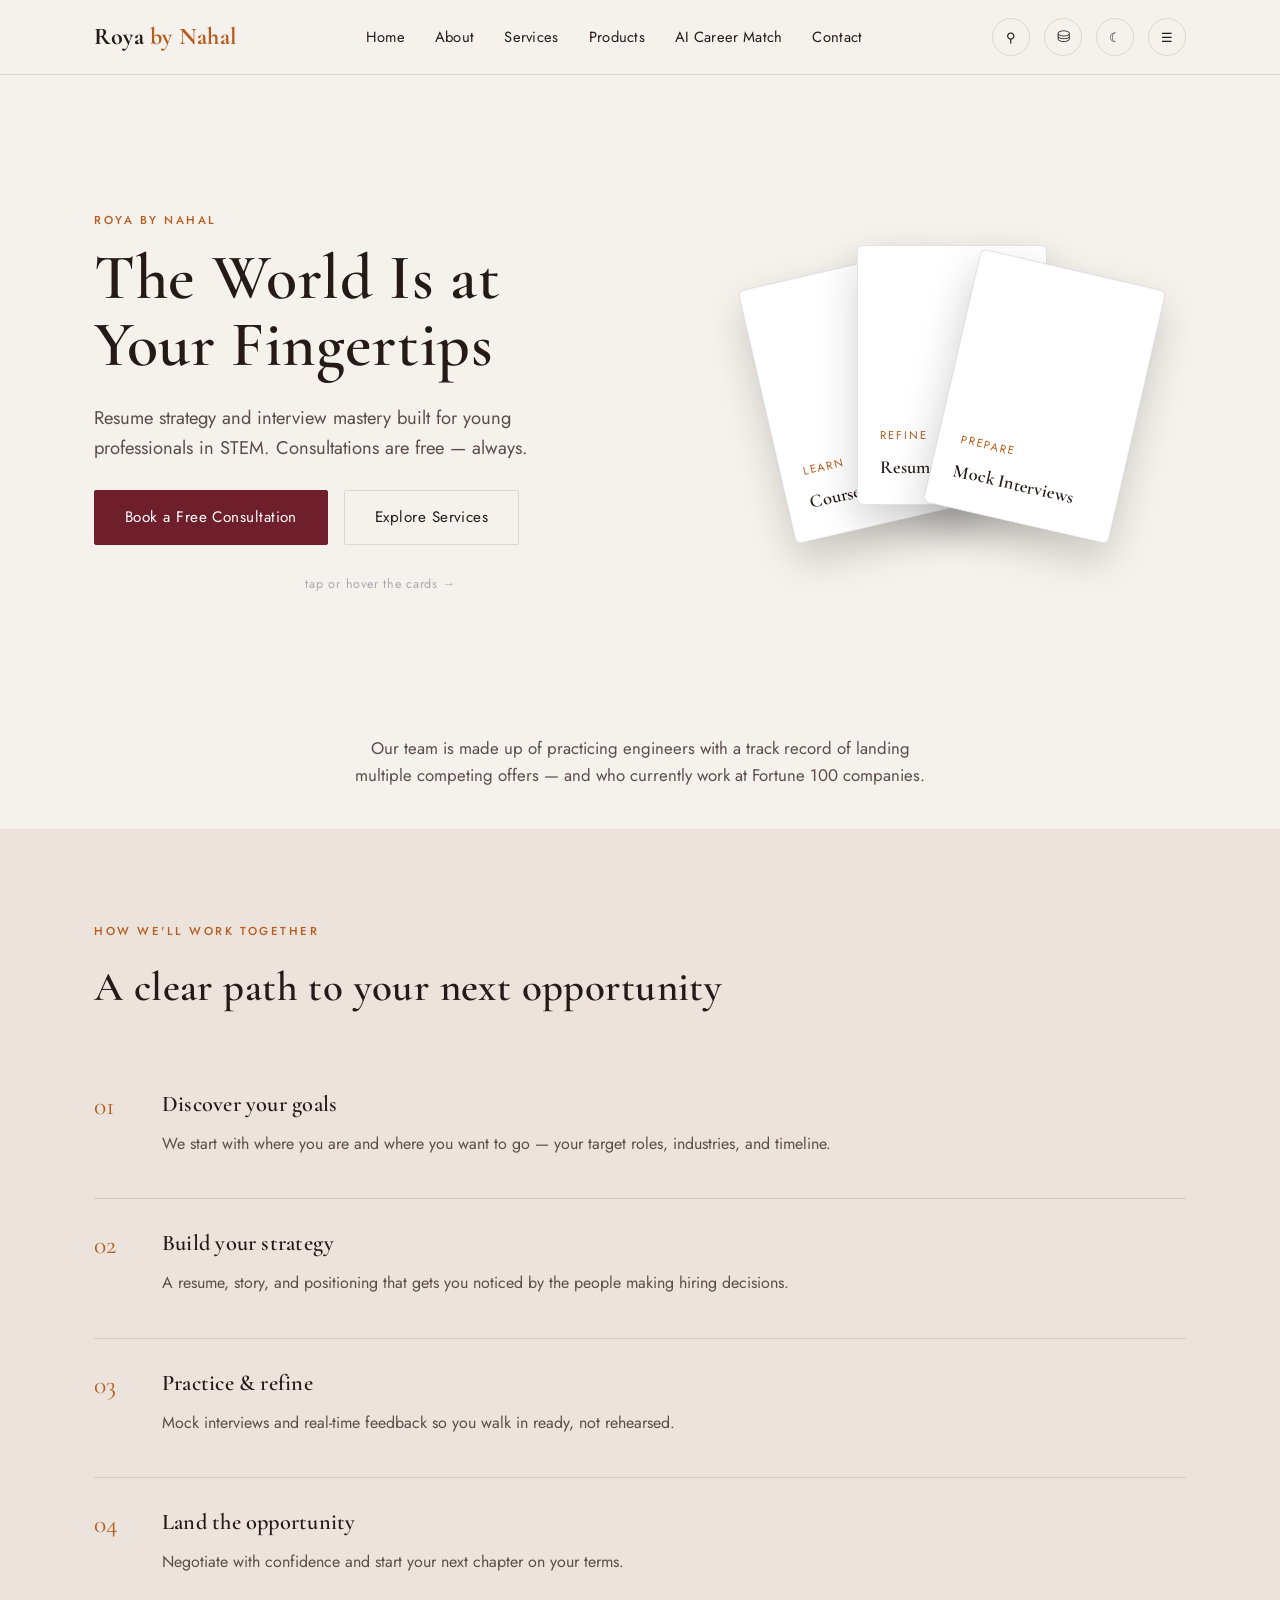
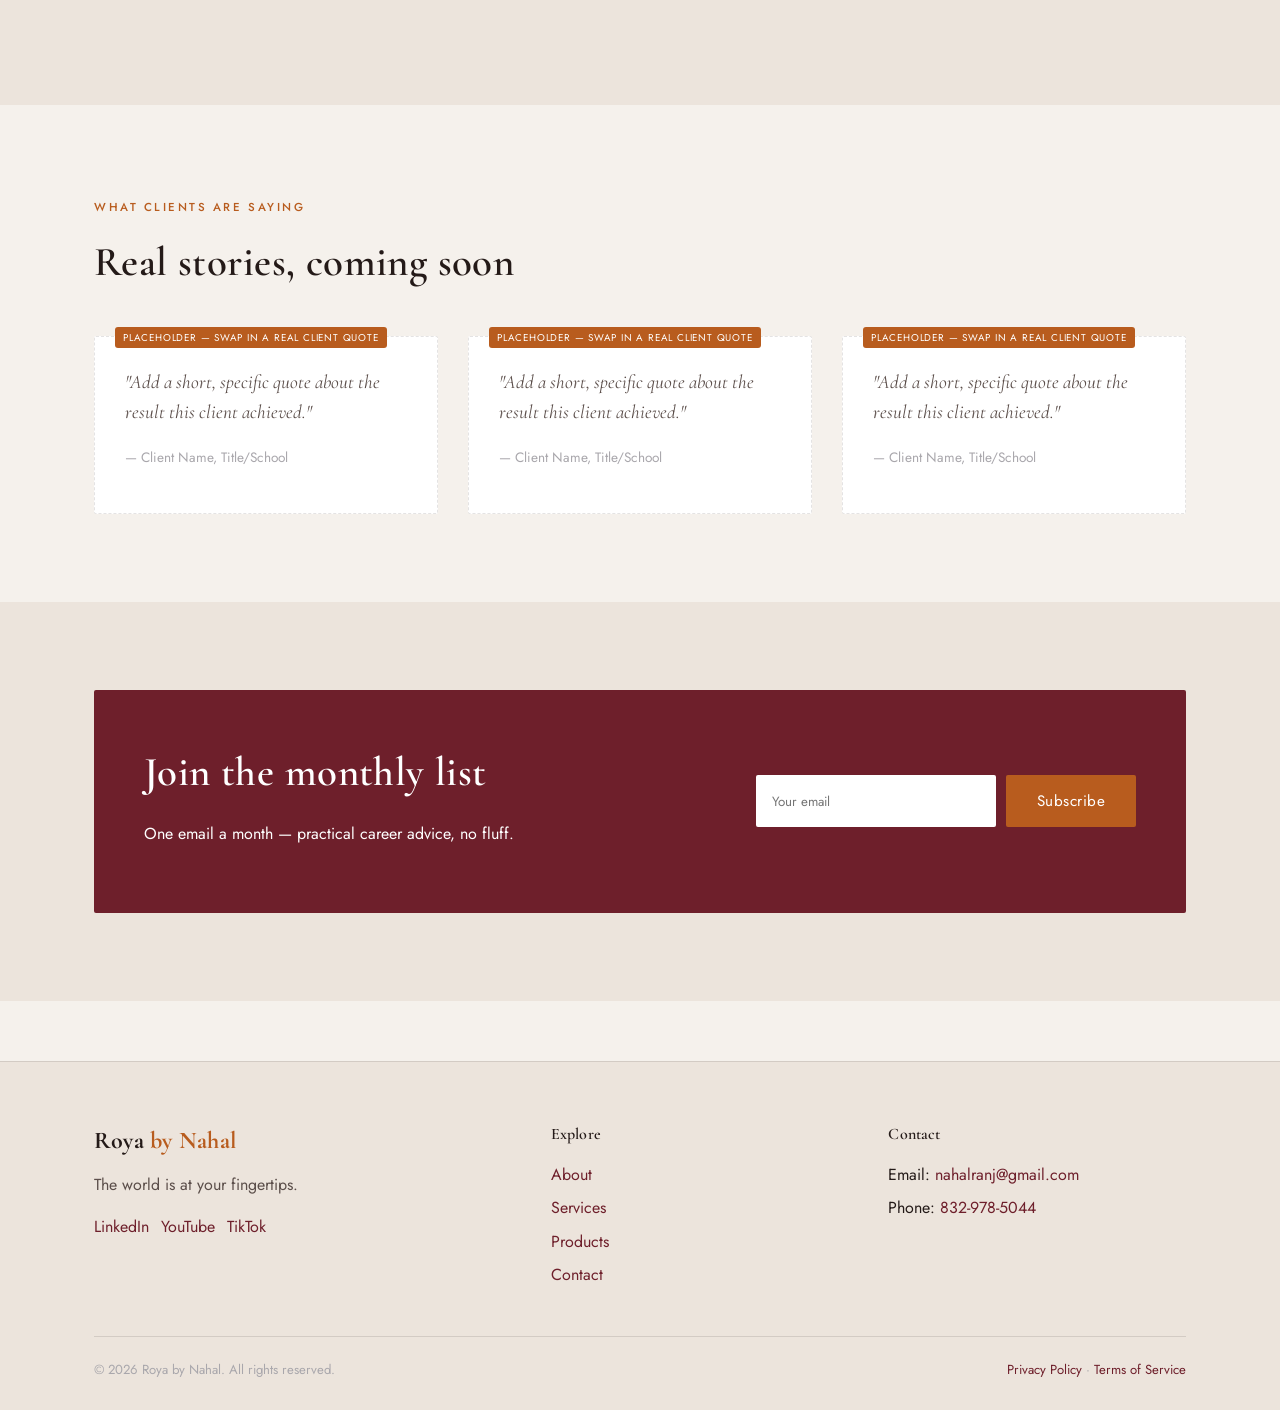
<file: index.html>
<!DOCTYPE html>
<html lang="en">
<head>
<meta charset="UTF-8">
<meta name="viewport" content="width=device-width, initial-scale=1.0">
<title>Roya by Nahal | Career Coaching, Resume Review &amp; Interview Prep</title>
<meta name="description" content="Roya by Nahal helps college students and professionals land their next opportunity through coaching, resume review, and mock interviews.">
<meta name="keywords" content="career coaching, resume review, interview preparation, career growth, mock interview, career coach for students">
<link rel="stylesheet" href="css/style.css">
</head>
<body>

<header class="site-header">
  <div class="nav-wrap">
    <a href="index.html" class="brand">Roya <span>by Nahal</span></a>
    <nav class="main-nav">
      <ul>
        <li><a href="index.html">Home</a></li>
        <li><a href="about.html">About</a></li>
        <li><a href="services.html">Services</a></li>
        <li><a href="products.html">Products</a></li>
        <li><a href="https://royabynahal.base44.app" target="_blank" rel="noopener">AI Career Match</a></li>
        <li><a href="contact.html">Contact</a></li>
      </ul>
    </nav>
    <div class="nav-tools">
      <div class="search-box" id="search-box">
        <form id="search-form"><input type="text" placeholder="Search the site…" aria-label="Search"></form>
      </div>
      <button class="icon-btn" id="search-toggle" aria-label="Toggle search">⚲</button>
      <a class="icon-btn" href="login.html" aria-label="Client login">⛁</a>
      <button class="icon-btn" id="theme-toggle" aria-label="Toggle dark mode">☾</button>
      <button class="icon-btn" id="menu-toggle" aria-label="Toggle menu">☰</button>
    </div>
  </div>
  <div class="mobile-nav" id="mobile-nav">
    <a href="index.html">Home</a>
    <a href="about.html">About</a>
    <a href="services.html">Services</a>
    <a href="products.html">Products</a>
    <a href="https://royabynahal.base44.app" target="_blank" rel="noopener">AI Career Match</a>
    <a href="contact.html">Contact</a>
  </div>
</header>

<section class="hero">
  <div class="container">
    <div class="hero-copy">
      <span class="eyebrow">Roya by Nahal</span>
      <h1>The World Is at<br>Your Fingertips</h1>
      <p class="lede">Resume strategy and interview mastery built for young professionals in STEM. Consultations are free — always.</p>
      <div class="btn-row">
        <a href="contact.html#booking" class="btn btn-primary">Book a Free Consultation</a>
        <a href="services.html" class="btn btn-outline">Explore Services</a>
      </div>
    </div>
    <div class="card-fan" data-n="3">
      <div class="fan-card"><div class="fan-index">Learn</div><div class="fan-label">Courses</div></div>
      <div class="fan-card"><div class="fan-index">Refine</div><div class="fan-label">Resume Review</div></div>
      <div class="fan-card"><div class="fan-index">Prepare</div><div class="fan-label">Mock Interviews</div></div>
    </div>
  </div>
  <p class="fan-hint container">tap or hover the cards →</p>
</section>

<section class="text-center" style="padding:40px 0;">
  <div class="container">
    <p style="max-width:60ch;margin:0 auto;font-size:1.05rem;">Our team is made up of practicing engineers with a track record of landing multiple competing offers — and who currently work at Fortune 100 companies.</p>
  </div>
</section>

<section class="section-alt">
  <div class="container">
    <span class="eyebrow">How We'll Work Together</span>
    <h2>A clear path to your next opportunity</h2>
    <div class="steps" style="margin-top:40px;">
      <div class="step">
        <div class="step-num">01</div>
        <div><h3>Discover your goals</h3><p>We start with where you are and where you want to go — your target roles, industries, and timeline.</p></div>
      </div>
      <div class="step">
        <div class="step-num">02</div>
        <div><h3>Build your strategy</h3><p>A resume, story, and positioning that gets you noticed by the people making hiring decisions.</p></div>
      </div>
      <div class="step">
        <div class="step-num">03</div>
        <div><h3>Practice &amp; refine</h3><p>Mock interviews and real-time feedback so you walk in ready, not rehearsed.</p></div>
      </div>
      <div class="step">
        <div class="step-num">04</div>
        <div><h3>Land the opportunity</h3><p>Negotiate with confidence and start your next chapter on your terms.</p></div>
      </div>
    </div>
  </div>
</section>

<section>
  <div class="container">
    <span class="eyebrow">What Clients Are Saying</span>
    <h2>Real stories, coming soon</h2>
    <div class="grid grid-3" style="margin-top:40px;">
      <div class="testimonial">
        <p class="quote">"Add a short, specific quote about the result this client achieved."</p>
        <p class="who">— Client Name, Title/School</p>
      </div>
      <div class="testimonial">
        <p class="quote">"Add a short, specific quote about the result this client achieved."</p>
        <p class="who">— Client Name, Title/School</p>
      </div>
      <div class="testimonial">
        <p class="quote">"Add a short, specific quote about the result this client achieved."</p>
        <p class="who">— Client Name, Title/School</p>
      </div>
    </div>
  </div>
</section>

<section class="section-alt">
  <div class="container">
    <div class="newsletter-box">
      <div>
        <h2>Join the monthly list</h2>
        <p>One email a month — practical career advice, no fluff.</p>
      </div>
      <form class="newsletter-form" action="https://formsubmit.co/nahalranj@gmail.com" method="POST">
        <input type="email" name="email" placeholder="Your email" required>
        <button type="submit" class="btn btn-accent">Subscribe</button>
      </form>
    </div>
  </div>
</section>

<footer class="site-footer">
  <div class="container">
    <div class="footer-grid">
      <div>
        <div class="brand" style="margin-bottom:12px;">Roya <span>by Nahal</span></div>
        <p>The world is at your fingertips.</p>
        <div class="social-links">
          <a href="https://www.linkedin.com/in/nahal-ranjbar/" target="_blank" rel="noopener" aria-label="LinkedIn">LinkedIn</a>
          <a href="https://www.youtube.com/@YOUR-CHANNEL" target="_blank" rel="noopener" aria-label="YouTube">YouTube</a>
          <a href="https://www.tiktok.com/@YOUR-HANDLE" target="_blank" rel="noopener" aria-label="TikTok">TikTok</a>
        </div>
      </div>
      <div>
        <h4>Explore</h4>
        <ul>
          <li><a href="about.html">About</a></li>
          <li><a href="services.html">Services</a></li>
          <li><a href="products.html">Products</a></li>
          <li><a href="contact.html">Contact</a></li>
        </ul>
      </div>
      <div>
        <h4>Contact</h4>
        <ul>
          <li>Email: <a href="mailto:nahalranj@gmail.com">nahalranj@gmail.com</a></li>
          <li>Phone: <a href="tel:8329785044">832-978-5044</a></li>
        </ul>
      </div>
    </div>
    <div class="footer-bottom">
      <span>© 2026 Roya by Nahal. All rights reserved.</span>
      <span><a href="privacy.html">Privacy Policy</a> · <a href="terms.html">Terms of Service</a></span>
    </div>
  </div>
</footer>

<script src="js/script.js"></script>
</body>
</html>
</file>
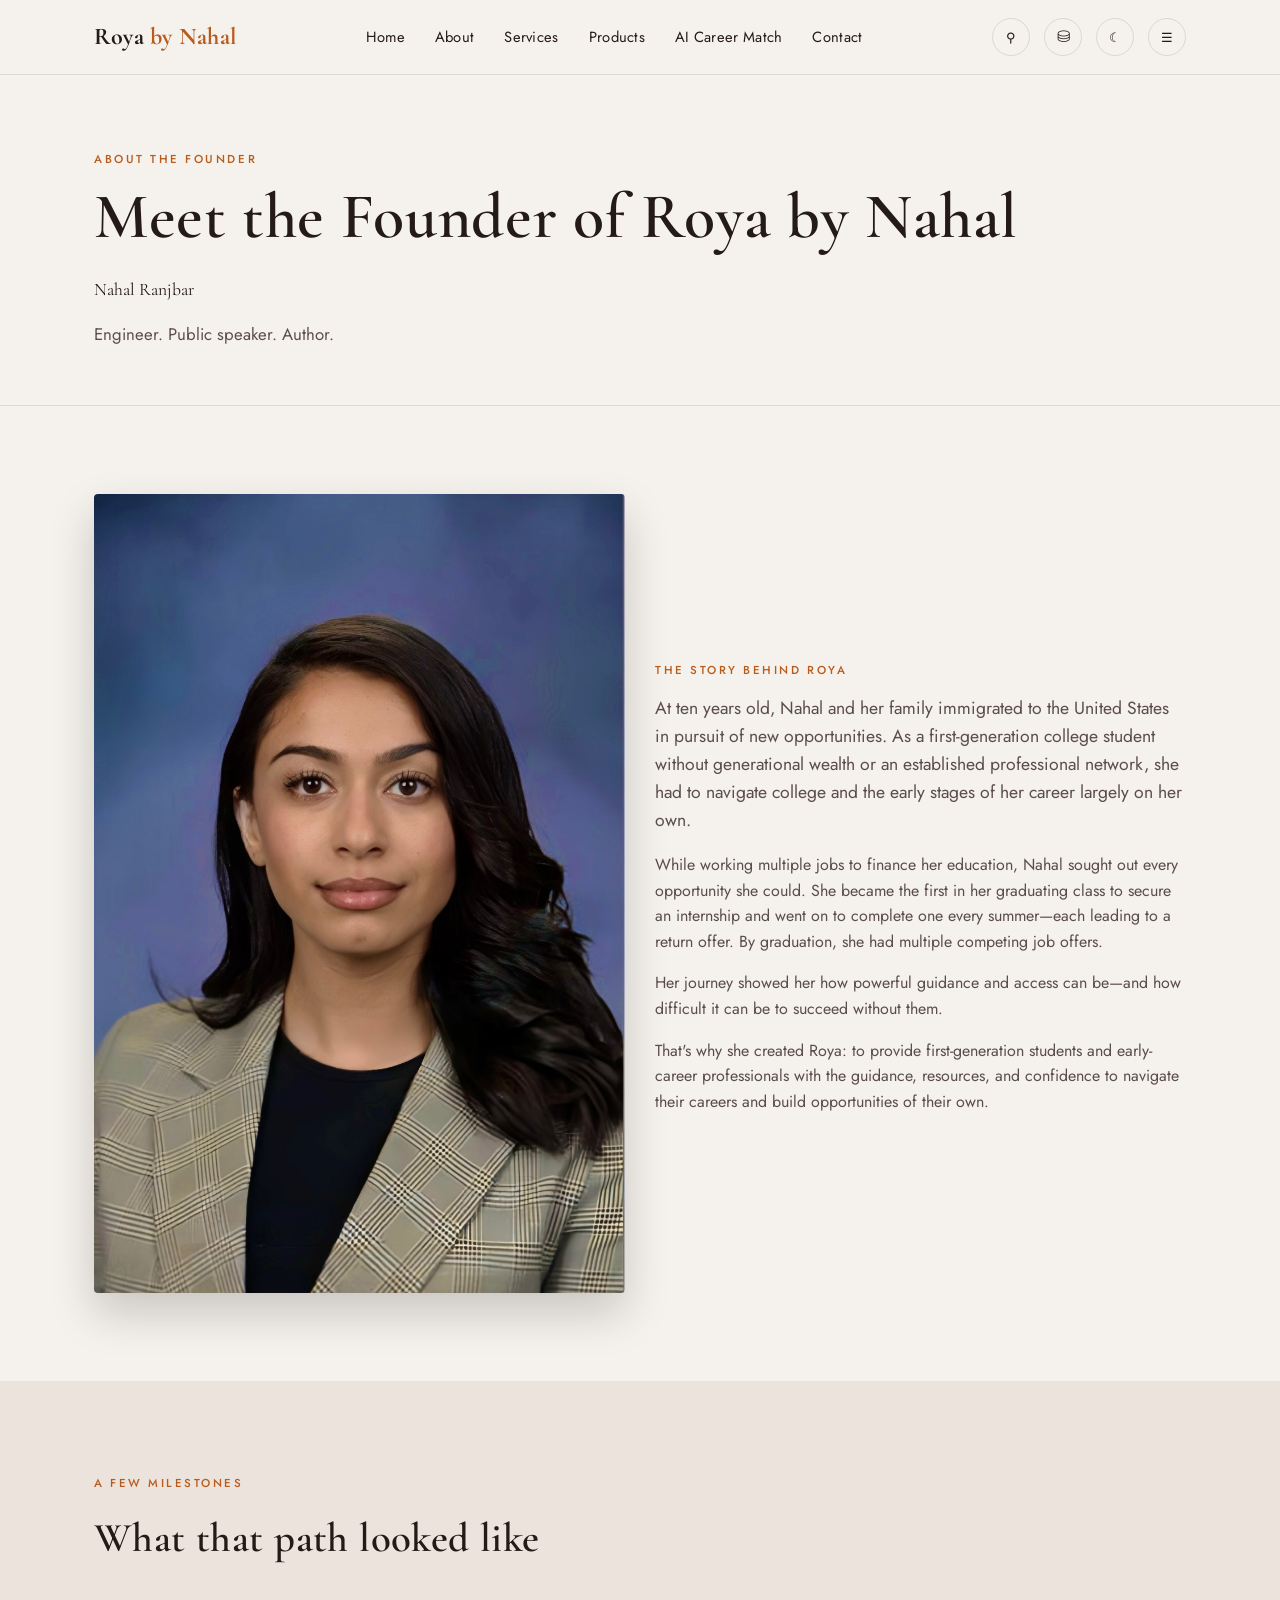
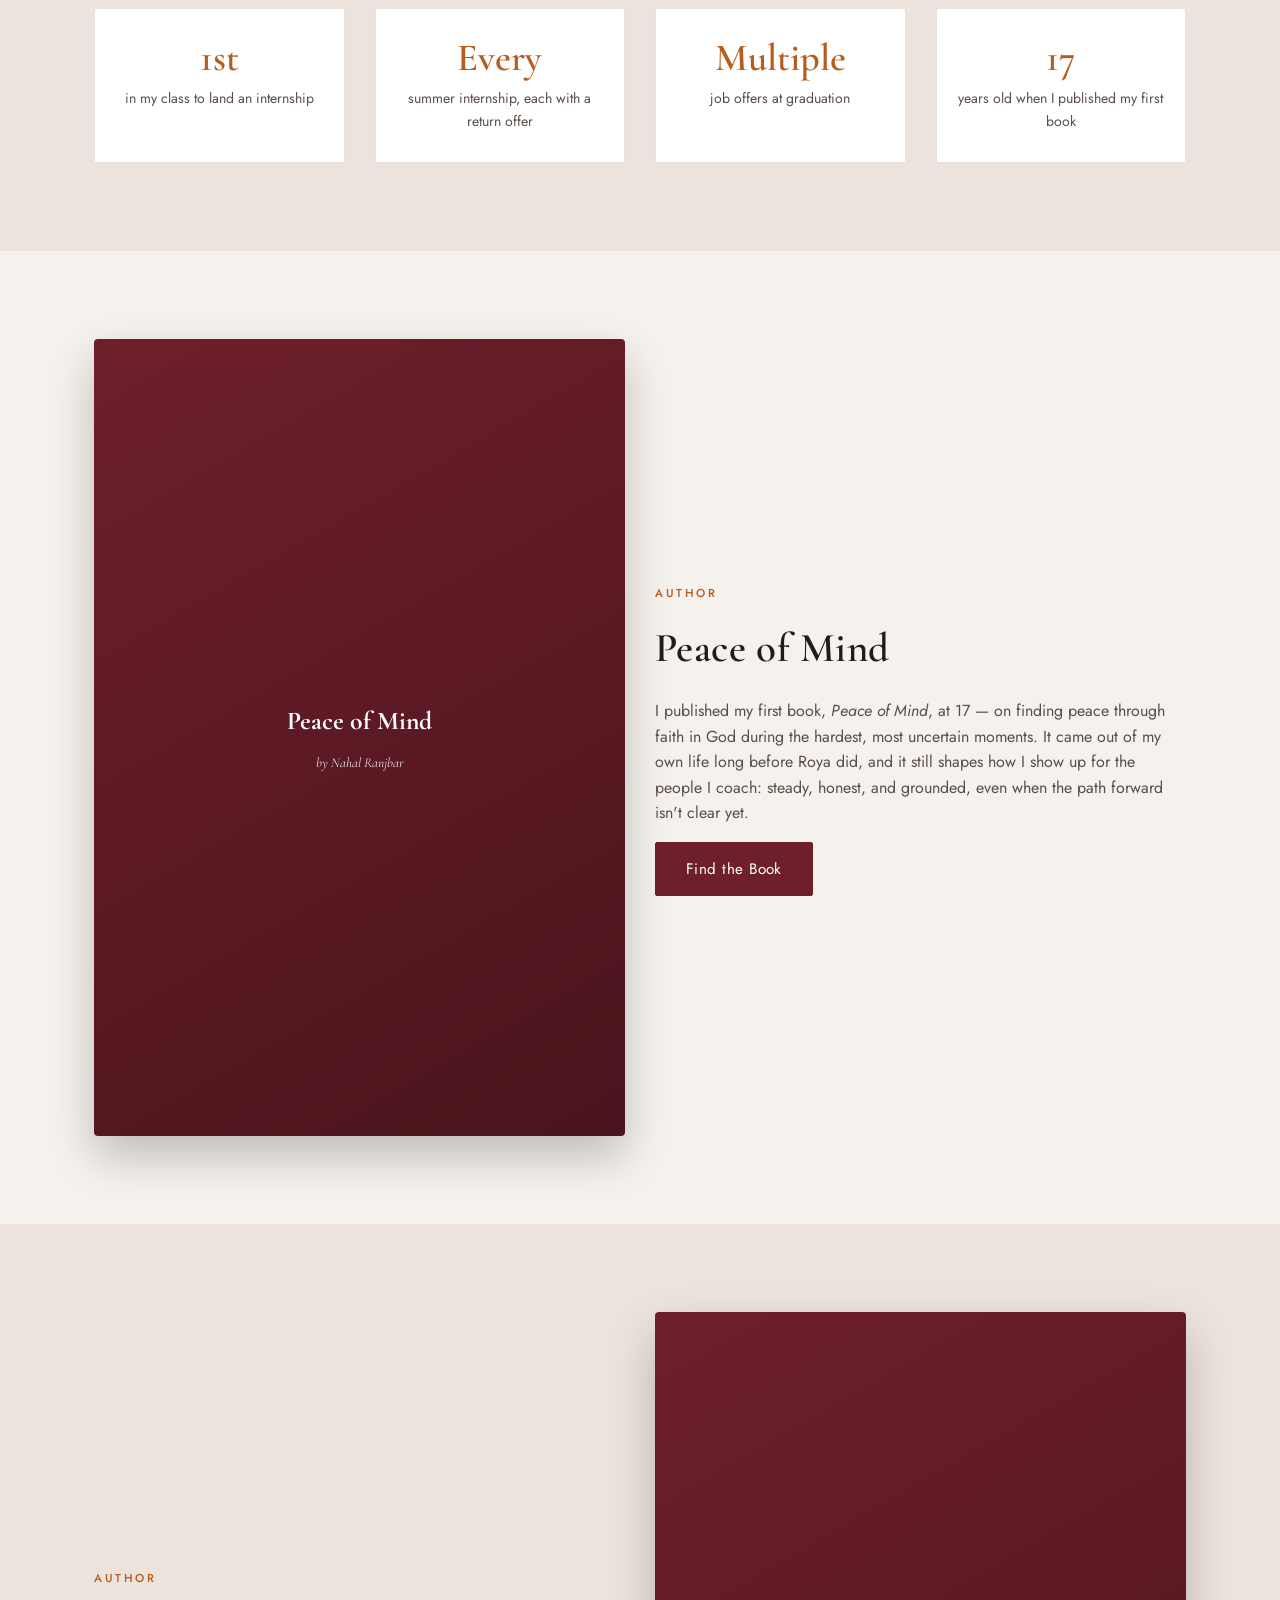
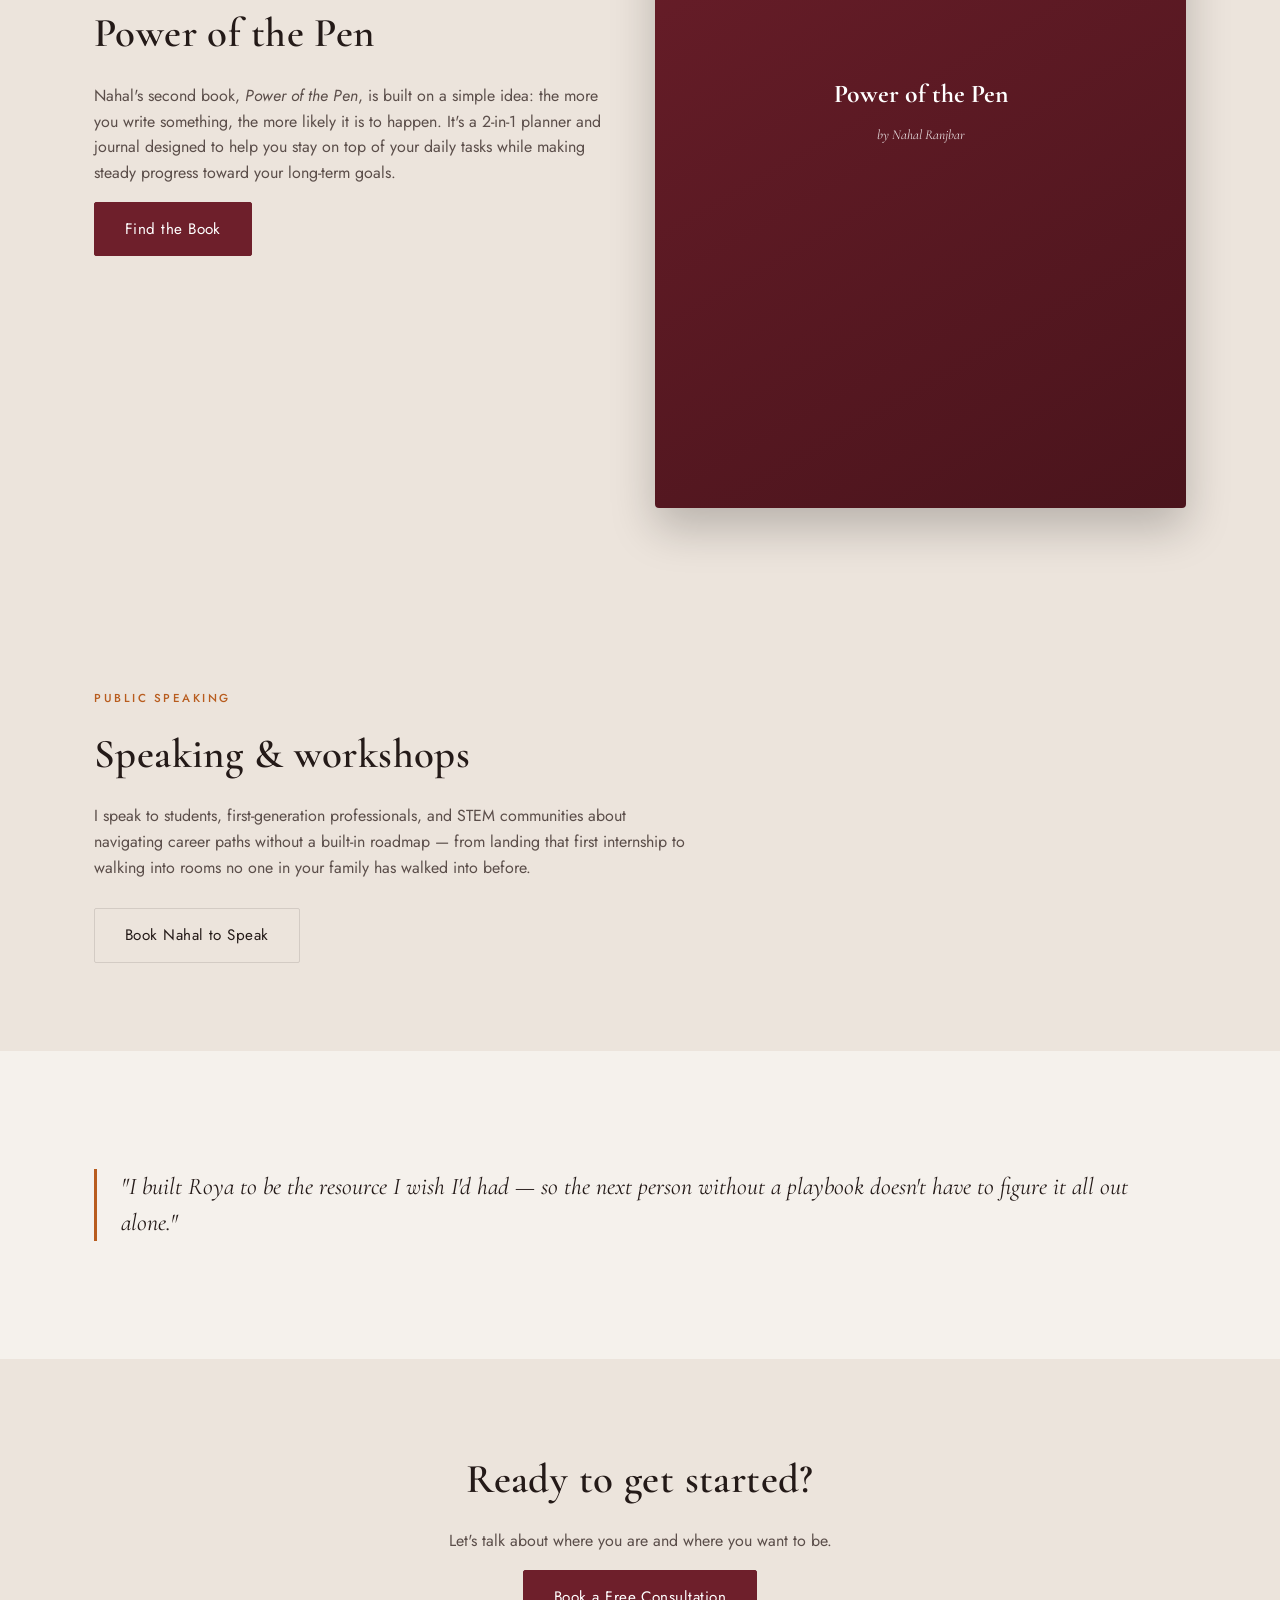
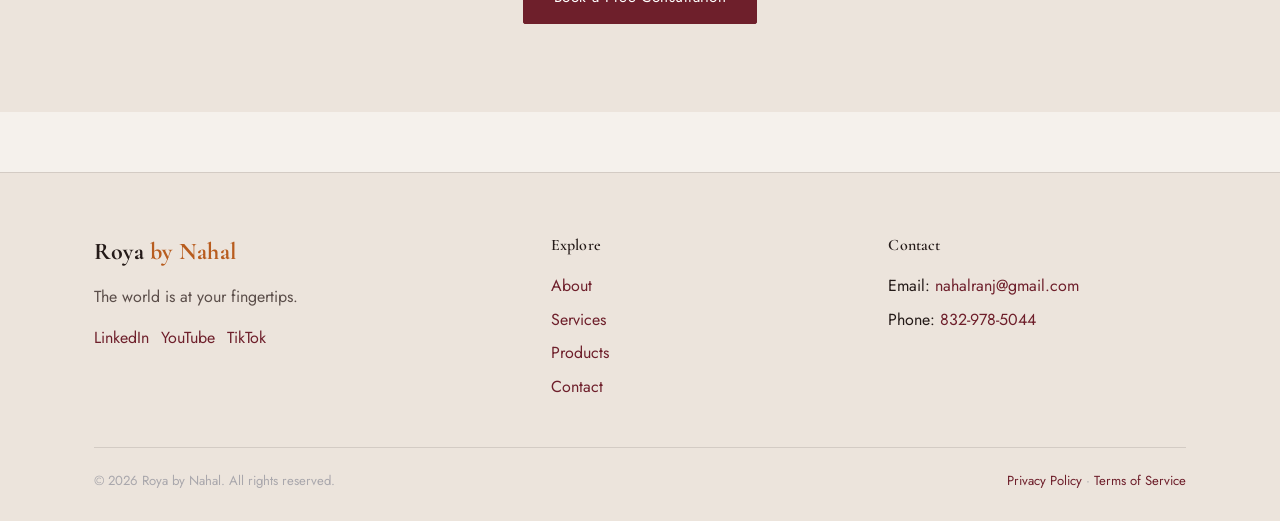
<file: about.html>
<!DOCTYPE html>
<html lang="en">
<head>
<meta charset="UTF-8">
<meta name="viewport" content="width=device-width, initial-scale=1.0">
<title>About Nahal — Engineer, Speaker &amp; Author | Roya by Nahal</title>
<meta name="description" content="Meet Nahal Ranjbar — engineer, public speaker, and author, and founder of Roya by Nahal. A first-generation immigrant and college student who built her own path, now helping others build theirs.">
<link rel="stylesheet" href="css/style.css">
</head>
<body>

<header class="site-header">
  <div class="nav-wrap">
    <a href="index.html" class="brand">Roya <span>by Nahal</span></a>
    <nav class="main-nav">
      <ul>
        <li><a href="index.html">Home</a></li>
        <li><a href="about.html">About</a></li>
        <li><a href="services.html">Services</a></li>
        <li><a href="products.html">Products</a></li>
        <li><a href="https://royabynahal.base44.app" target="_blank" rel="noopener">AI Career Match</a></li>
        <li><a href="contact.html">Contact</a></li>
      </ul>
    </nav>
    <div class="nav-tools">
      <div class="search-box" id="search-box">
        <form id="search-form"><input type="text" placeholder="Search the site…" aria-label="Search"></form>
      </div>
      <button class="icon-btn" id="search-toggle" aria-label="Toggle search">⚲</button>
      <a class="icon-btn" href="login.html" aria-label="Client login">⛁</a>
      <button class="icon-btn" id="theme-toggle" aria-label="Toggle dark mode">☾</button>
      <button class="icon-btn" id="menu-toggle" aria-label="Toggle menu">☰</button>
    </div>
  </div>
  <div class="mobile-nav" id="mobile-nav">
    <a href="index.html">Home</a>
    <a href="about.html">About</a>
    <a href="services.html">Services</a>
    <a href="products.html">Products</a>
    <a href="https://royabynahal.base44.app" target="_blank" rel="noopener">AI Career Match</a>
    <a href="contact.html">Contact</a>
  </div>
</header>

<section class="page-header">
  <div class="container">
    <span class="eyebrow">About the Founder</span>
    <h1>Meet the Founder of Roya by Nahal</h1>
    <p style="max-width:60ch;font-size:1.1rem;font-family:var(--font-display);color:var(--color-text);">Nahal Ranjbar</p>
    <p style="max-width:60ch;font-size:1.05rem;">Engineer. Public speaker. Author.</p>
  </div>
</section>

<section>
  <div class="container grid grid-2" style="align-items:center;">
    <img src="images/nahal-ranjbar.jpg" alt="Nahal Ranjbar, founder of Roya by Nahal" style="width:100%;height:auto;border-radius:4px;box-shadow:0 20px 45px rgba(0,0,0,0.18);">
    <div>
      <span class="eyebrow">The Story Behind Roya</span>
      <p style="font-size:1.1rem;">At ten years old, Nahal and her family immigrated to the United States in pursuit of new opportunities. As a first-generation college student without generational wealth or an established professional network, she had to navigate college and the early stages of her career largely on her own.</p>
      <p>While working multiple jobs to finance her education, Nahal sought out every opportunity she could. She became the first in her graduating class to secure an internship and went on to complete one every summer—each leading to a return offer. By graduation, she had multiple competing job offers.</p>
      <p>Her journey showed her how powerful guidance and access can be—and how difficult it can be to succeed without them.</p>
      <p>That's why she created Roya: to provide first-generation students and early-career professionals with the guidance, resources, and confidence to navigate their careers and build opportunities of their own.</p>
    </div>
  </div>
</section>

<section class="section-alt">
  <div class="container">
    <span class="eyebrow">A Few Milestones</span>
    <h2>What that path looked like</h2>
    <div class="grid grid-4" style="margin-top:36px;">
      <div class="card stat-card">
        <div class="stat-number">1st</div>
        <div class="stat-label">in my class to land an internship</div>
      </div>
      <div class="card stat-card">
        <div class="stat-number">Every</div>
        <div class="stat-label">summer internship, each with a return offer</div>
      </div>
      <div class="card stat-card">
        <div class="stat-number">Multiple</div>
        <div class="stat-label">job offers at graduation</div>
      </div>
      <div class="card stat-card">
        <div class="stat-number">17</div>
        <div class="stat-label">years old when I published my first book</div>
      </div>
    </div>
  </div>
</section>

<section>
  <div class="container grid grid-2" style="align-items:center;">
    <div class="book-cover">
      <div>
        <div class="book-title">Peace of Mind</div>
        <div class="book-sub">by Nahal Ranjbar</div>
      </div>
    </div>
    <div>
      <span class="eyebrow">Author</span>
      <h2 class="mt-0">Peace of Mind</h2>
      <p>I published my first book, <em>Peace of Mind</em>, at 17 — on finding peace through faith in God during the hardest, most uncertain moments. It came out of my own life long before Roya did, and it still shapes how I show up for the people I coach: steady, honest, and grounded, even when the path forward isn't clear yet.</p>
      <a href="https://www.lulu.com/shop/nahal-ranjbar/peace-of-mind/paperback/product-y9nzd8.html" target="_blank" rel="noopener" class="btn btn-primary">Find the Book</a>
    </div>
  </div>
</section>

<section class="section-alt">
  <div class="container grid grid-2" style="align-items:center;">
    <div>
      <span class="eyebrow">Author</span>
      <h2 class="mt-0">Power of the Pen</h2>
      <p>Nahal's second book, <em>Power of the Pen</em>, is built on a simple idea: the more you write something, the more likely it is to happen. It's a 2-in-1 planner and journal designed to help you stay on top of your daily tasks while making steady progress toward your long-term goals.</p>
      <a href="https://www.lulu.com/shop/nahal-ranjbar/power-of-the-pen/paperback/product-kvv74gm.html" target="_blank" rel="noopener" class="btn btn-primary">Find the Book</a>
    </div>
    <div class="book-cover">
      <div>
        <div class="book-title">Power of the Pen</div>
        <div class="book-sub">by Nahal Ranjbar</div>
      </div>
    </div>
  </div>
</section>

<section class="section-alt">
  <div class="container">
    <span class="eyebrow">Public Speaking</span>
    <h2>Speaking &amp; workshops</h2>
    <p style="max-width:60ch;">I speak to students, first-generation professionals, and STEM communities about navigating career paths without a built-in roadmap — from landing that first internship to walking into rooms no one in your family has walked into before.</p>
    <div class="btn-row">
      <a href="contact.html#booking" class="btn btn-outline">Book Nahal to Speak</a>
    </div>
  </div>
</section>

<section>
  <div class="container">
    <blockquote class="pull-quote">"I built Roya to be the resource I wish I'd had — so the next person without a playbook doesn't have to figure it all out alone."</blockquote>
  </div>
</section>

<section class="section-alt text-center">
  <div class="container">
    <h2>Ready to get started?</h2>
    <p>Let's talk about where you are and where you want to be.</p>
    <a href="contact.html#booking" class="btn btn-primary">Book a Free Consultation</a>
  </div>
</section>

<footer class="site-footer">
  <div class="container">
    <div class="footer-grid">
      <div>
        <div class="brand" style="margin-bottom:12px;">Roya <span>by Nahal</span></div>
        <p>The world is at your fingertips.</p>
        <div class="social-links">
          <a href="https://www.linkedin.com/in/nahal-ranjbar/" target="_blank" rel="noopener">LinkedIn</a>
          <a href="https://www.youtube.com/@YOUR-CHANNEL" target="_blank" rel="noopener">YouTube</a>
          <a href="https://www.tiktok.com/@YOUR-HANDLE" target="_blank" rel="noopener">TikTok</a>
        </div>
      </div>
      <div>
        <h4>Explore</h4>
        <ul>
          <li><a href="about.html">About</a></li>
          <li><a href="services.html">Services</a></li>
          <li><a href="products.html">Products</a></li>
          <li><a href="contact.html">Contact</a></li>
        </ul>
      </div>
      <div>
        <h4>Contact</h4>
        <ul>
          <li>Email: <a href="mailto:nahalranj@gmail.com">nahalranj@gmail.com</a></li>
          <li>Phone: <a href="tel:8329785044">832-978-5044</a></li>
        </ul>
      </div>
    </div>
    <div class="footer-bottom">
      <span>© 2026 Roya by Nahal. All rights reserved.</span>
      <span><a href="privacy.html">Privacy Policy</a> · <a href="terms.html">Terms of Service</a></span>
    </div>
  </div>
</footer>

<script src="js/script.js"></script>
</body>
</html>
</file>
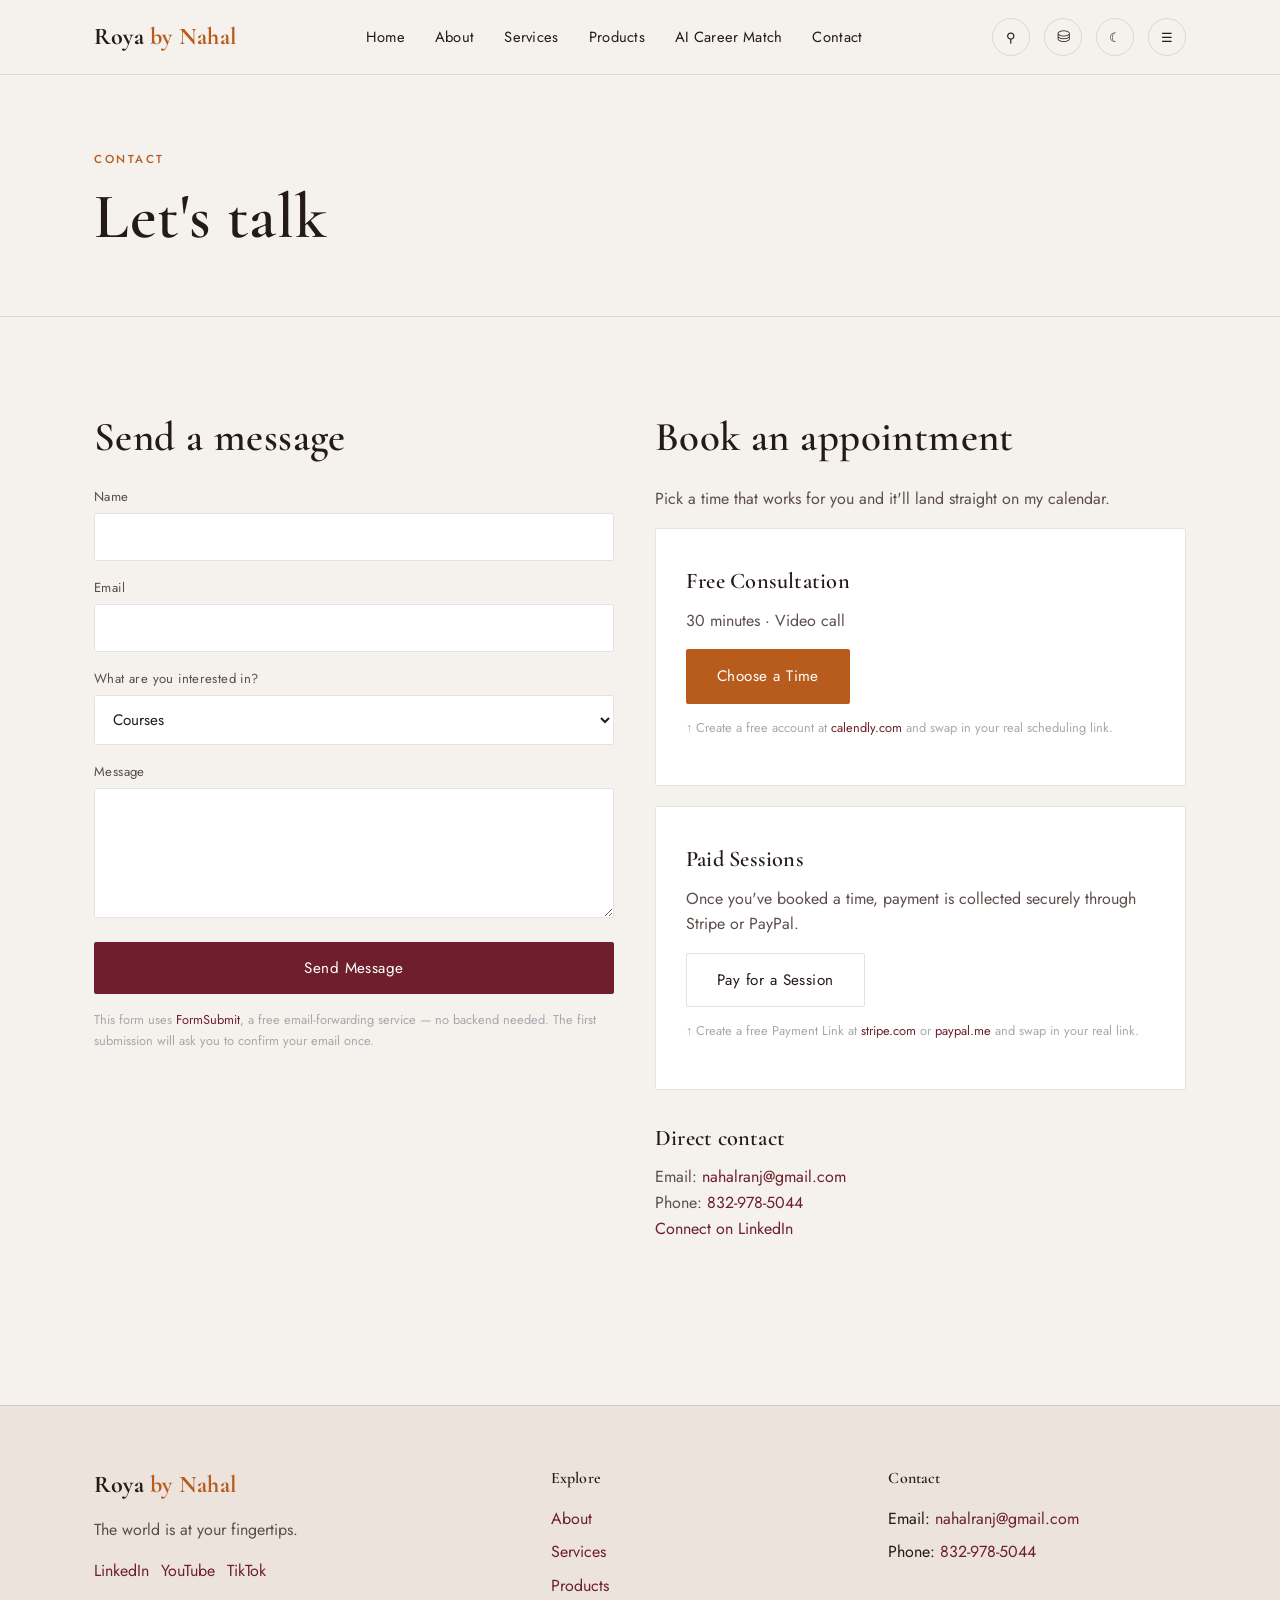
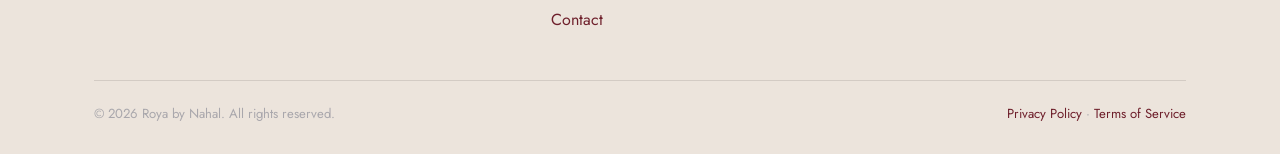
<file: contact.html>
<!DOCTYPE html>
<html lang="en">
<head>
<meta charset="UTF-8">
<meta name="viewport" content="width=device-width, initial-scale=1.0">
<title>Contact | Roya by Nahal</title>
<meta name="description" content="Get in touch with Roya by Nahal to book a coaching session, resume review, or mock interview.">
<link rel="stylesheet" href="css/style.css">
</head>
<body>

<header class="site-header">
  <div class="nav-wrap">
    <a href="index.html" class="brand">Roya <span>by Nahal</span></a>
    <nav class="main-nav">
      <ul>
        <li><a href="index.html">Home</a></li>
        <li><a href="about.html">About</a></li>
        <li><a href="services.html">Services</a></li>
        <li><a href="products.html">Products</a></li>
        <li><a href="https://royabynahal.base44.app" target="_blank" rel="noopener">AI Career Match</a></li>
        <li><a href="contact.html">Contact</a></li>
      </ul>
    </nav>
    <div class="nav-tools">
      <div class="search-box" id="search-box">
        <form id="search-form"><input type="text" placeholder="Search the site…" aria-label="Search"></form>
      </div>
      <button class="icon-btn" id="search-toggle" aria-label="Toggle search">⚲</button>
      <a class="icon-btn" href="login.html" aria-label="Client login">⛁</a>
      <button class="icon-btn" id="theme-toggle" aria-label="Toggle dark mode">☾</button>
      <button class="icon-btn" id="menu-toggle" aria-label="Toggle menu">☰</button>
    </div>
  </div>
  <div class="mobile-nav" id="mobile-nav">
    <a href="index.html">Home</a>
    <a href="about.html">About</a>
    <a href="services.html">Services</a>
    <a href="products.html">Products</a>
    <a href="https://royabynahal.base44.app" target="_blank" rel="noopener">AI Career Match</a>
    <a href="contact.html">Contact</a>
  </div>
</header>

<section class="page-header">
  <div class="container">
    <span class="eyebrow">Contact</span>
    <h1>Let's talk</h1>
  </div>
</section>

<section id="booking">
  <div class="container grid grid-2">
    <div>
      <h2 class="mt-0">Send a message</h2>
      <form class="stacked-form" action="https://formsubmit.co/nahalranj@gmail.com" method="POST">
        <input type="hidden" name="_subject" value="New message from Roya by Nahal website">
        <div class="field">
          <label for="name">Name</label>
          <input type="text" id="name" name="name" required>
        </div>
        <div class="field">
          <label for="email">Email</label>
          <input type="email" id="email" name="email" required>
        </div>
        <div class="field">
          <label for="service">What are you interested in?</label>
          <select id="service" name="service">
            <option>Courses</option>
            <option>Resume Review</option>
            <option>Mock Interview</option>
            <option>Resume Template Packet</option>
            <option>Something else</option>
          </select>
        </div>
        <div class="field">
          <label for="message">Message</label>
          <textarea id="message" name="message" required></textarea>
        </div>
        <button type="submit" class="btn btn-primary">Send Message</button>
        <p class="form-note">This form uses <a href="https://formsubmit.co" target="_blank" rel="noopener">FormSubmit</a>, a free email-forwarding service — no backend needed. The first submission will ask you to confirm your email once.</p>
      </form>
    </div>
    <div>
      <h2 class="mt-0">Book an appointment</h2>
      <p>Pick a time that works for you and it'll land straight on my calendar.</p>
      <div class="card">
        <h3>Free Consultation</h3>
        <p>30 minutes · Video call</p>
        <a href="https://calendly.com/YOUR-CALENDLY-LINK" target="_blank" rel="noopener" class="btn btn-accent">Choose a Time</a>
        <p class="form-note" style="margin-top:14px;">↑ Create a free account at <a href="https://calendly.com" target="_blank" rel="noopener">calendly.com</a> and swap in your real scheduling link.</p>
      </div>
      <div class="card" style="margin-top:20px;">
        <h3>Paid Sessions</h3>
        <p>Once you've booked a time, payment is collected securely through Stripe or PayPal.</p>
        <a href="https://YOUR-PAYMENT-LINK-HERE" target="_blank" rel="noopener" class="btn btn-outline">Pay for a Session</a>
        <p class="form-note" style="margin-top:14px;">↑ Create a free Payment Link at <a href="https://dashboard.stripe.com/login" target="_blank" rel="noopener">stripe.com</a> or <a href="https://www.paypal.com/paypalme" target="_blank" rel="noopener">paypal.me</a> and swap in your real link.</p>
      </div>
      <div style="margin-top:30px;">
        <h3>Direct contact</h3>
        <p>Email: <a href="mailto:nahalranj@gmail.com">nahalranj@gmail.com</a><br>
        Phone: <a href="tel:8329785044">832-978-5044</a><br>
        <a href="https://www.linkedin.com/in/nahal-ranjbar/" target="_blank" rel="noopener">Connect on LinkedIn</a></p>
      </div>
    </div>
  </div>
</section>

<footer class="site-footer">
  <div class="container">
    <div class="footer-grid">
      <div>
        <div class="brand" style="margin-bottom:12px;">Roya <span>by Nahal</span></div>
        <p>The world is at your fingertips.</p>
        <div class="social-links">
          <a href="https://www.linkedin.com/in/nahal-ranjbar/" target="_blank" rel="noopener">LinkedIn</a>
          <a href="https://www.youtube.com/@YOUR-CHANNEL" target="_blank" rel="noopener">YouTube</a>
          <a href="https://www.tiktok.com/@YOUR-HANDLE" target="_blank" rel="noopener">TikTok</a>
        </div>
      </div>
      <div>
        <h4>Explore</h4>
        <ul>
          <li><a href="about.html">About</a></li>
          <li><a href="services.html">Services</a></li>
          <li><a href="products.html">Products</a></li>
          <li><a href="contact.html">Contact</a></li>
        </ul>
      </div>
      <div>
        <h4>Contact</h4>
        <ul>
          <li>Email: <a href="mailto:nahalranj@gmail.com">nahalranj@gmail.com</a></li>
          <li>Phone: <a href="tel:8329785044">832-978-5044</a></li>
        </ul>
      </div>
    </div>
    <div class="footer-bottom">
      <span>© 2026 Roya by Nahal. All rights reserved.</span>
      <span><a href="privacy.html">Privacy Policy</a> · <a href="terms.html">Terms of Service</a></span>
    </div>
  </div>
</footer>

<script src="js/script.js"></script>
</body>
</html>
</file>
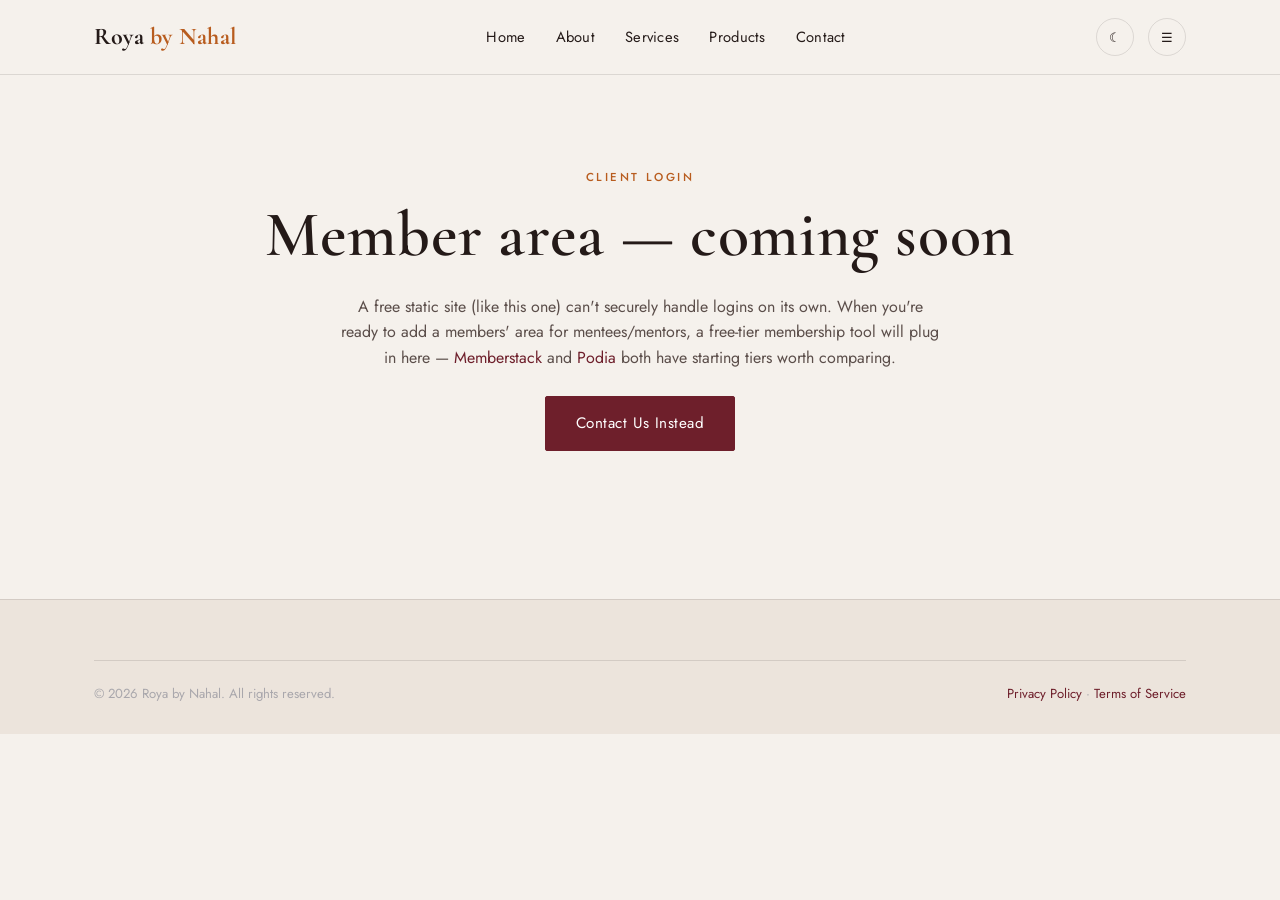
<file: login.html>
<!DOCTYPE html>
<html lang="en">
<head>
<meta charset="UTF-8">
<meta name="viewport" content="width=device-width, initial-scale=1.0">
<title>Client Login | Roya by Nahal</title>
<link rel="stylesheet" href="css/style.css">
</head>
<body>

<header class="site-header">
  <div class="nav-wrap">
    <a href="index.html" class="brand">Roya <span>by Nahal</span></a>
    <nav class="main-nav">
      <ul>
        <li><a href="index.html">Home</a></li>
        <li><a href="about.html">About</a></li>
        <li><a href="services.html">Services</a></li>
        <li><a href="products.html">Products</a></li>
        <li><a href="contact.html">Contact</a></li>
      </ul>
    </nav>
    <div class="nav-tools">
      <button class="icon-btn" id="theme-toggle" aria-label="Toggle dark mode">☾</button>
      <button class="icon-btn" id="menu-toggle" aria-label="Toggle menu">☰</button>
    </div>
  </div>
  <div class="mobile-nav" id="mobile-nav">
    <a href="index.html">Home</a>
    <a href="about.html">About</a>
    <a href="services.html">Services</a>
    <a href="products.html">Products</a>
    <a href="contact.html">Contact</a>
  </div>
</header>

<section class="text-center">
  <div class="container">
    <span class="eyebrow">Client Login</span>
    <h1>Member area — coming soon</h1>
    <p style="max-width:60ch;margin:0 auto 26px;">A free static site (like this one) can't securely handle logins on its own. When you're ready to add a members' area for mentees/mentors, a free-tier membership tool will plug in here — <a href="https://memberstack.com" target="_blank" rel="noopener">Memberstack</a> and <a href="https://www.podia.com" target="_blank" rel="noopener">Podia</a> both have starting tiers worth comparing.</p>
    <a href="contact.html" class="btn btn-primary">Contact Us Instead</a>
  </div>
</section>

<footer class="site-footer">
  <div class="container">
    <div class="footer-bottom">
      <span>© 2026 Roya by Nahal. All rights reserved.</span>
      <span><a href="privacy.html">Privacy Policy</a> · <a href="terms.html">Terms of Service</a></span>
    </div>
  </div>
</footer>

<script src="js/script.js"></script>
</body>
</html>
</file>
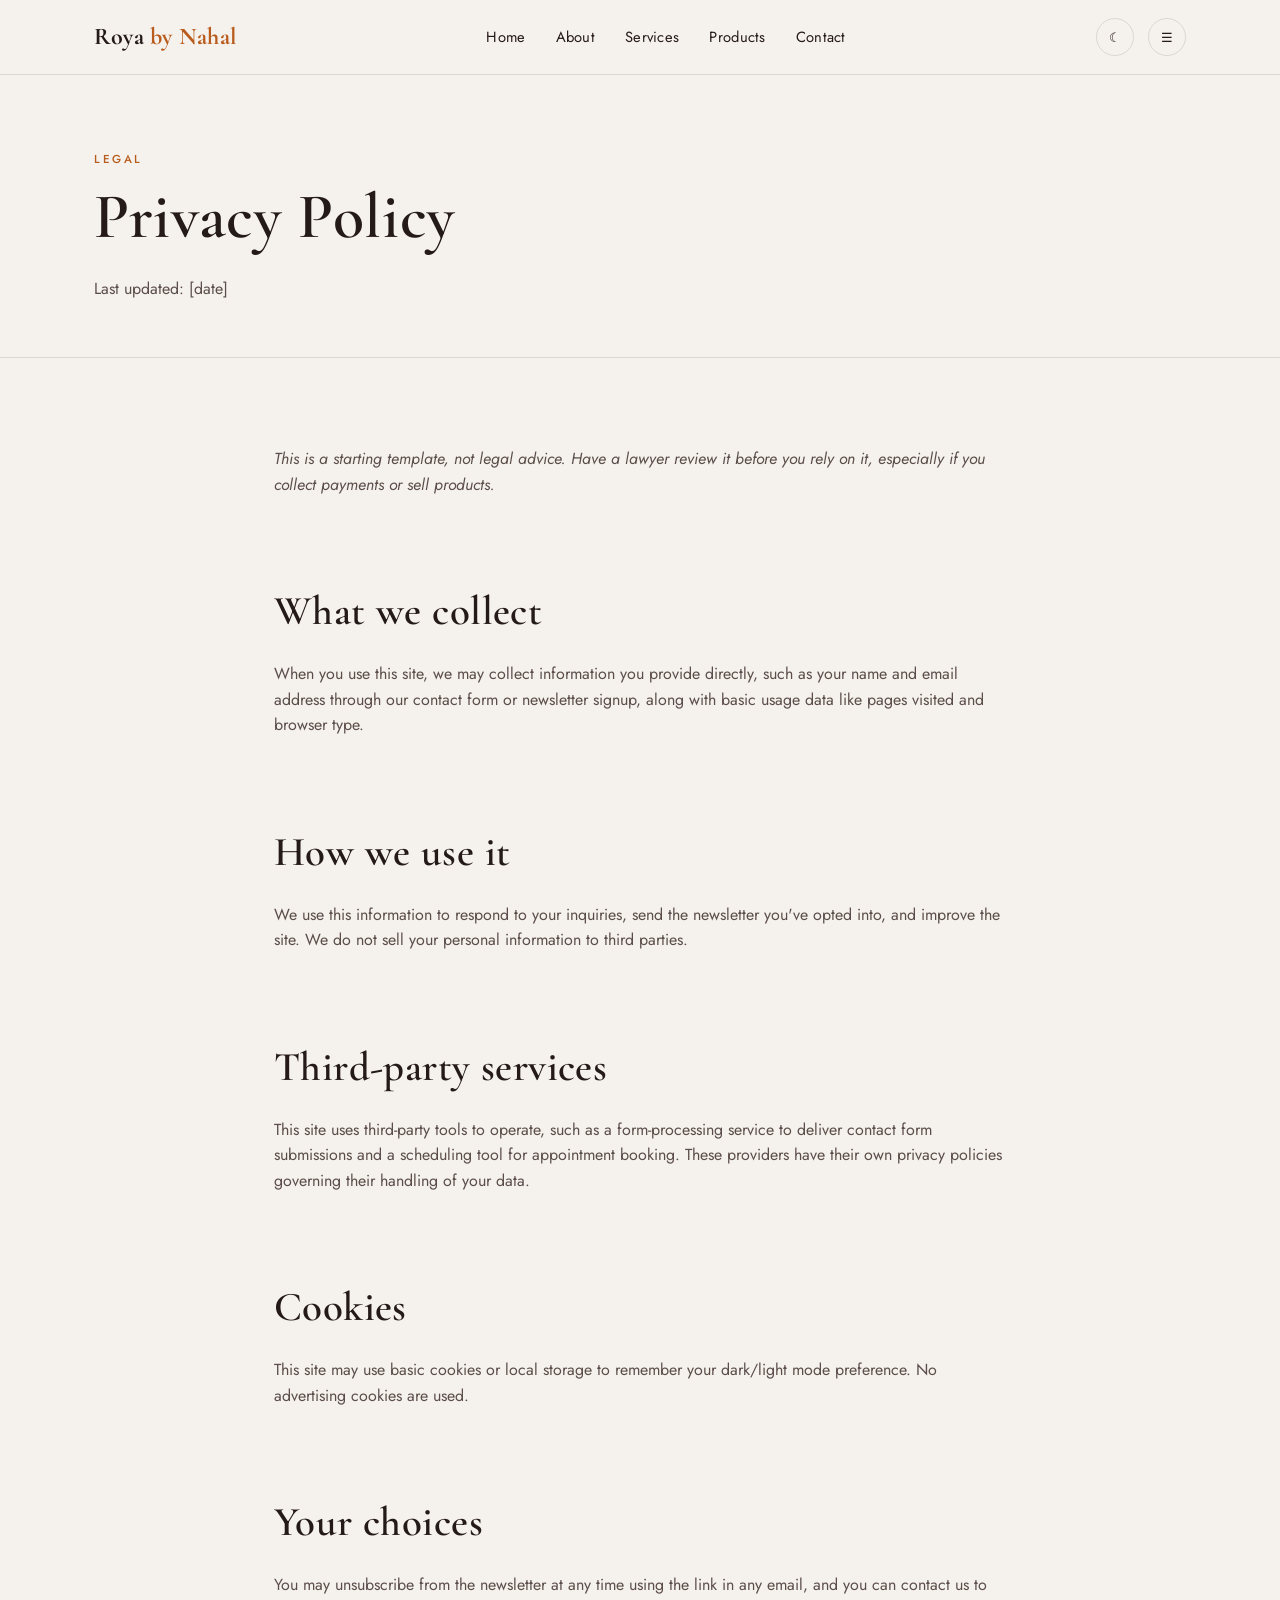
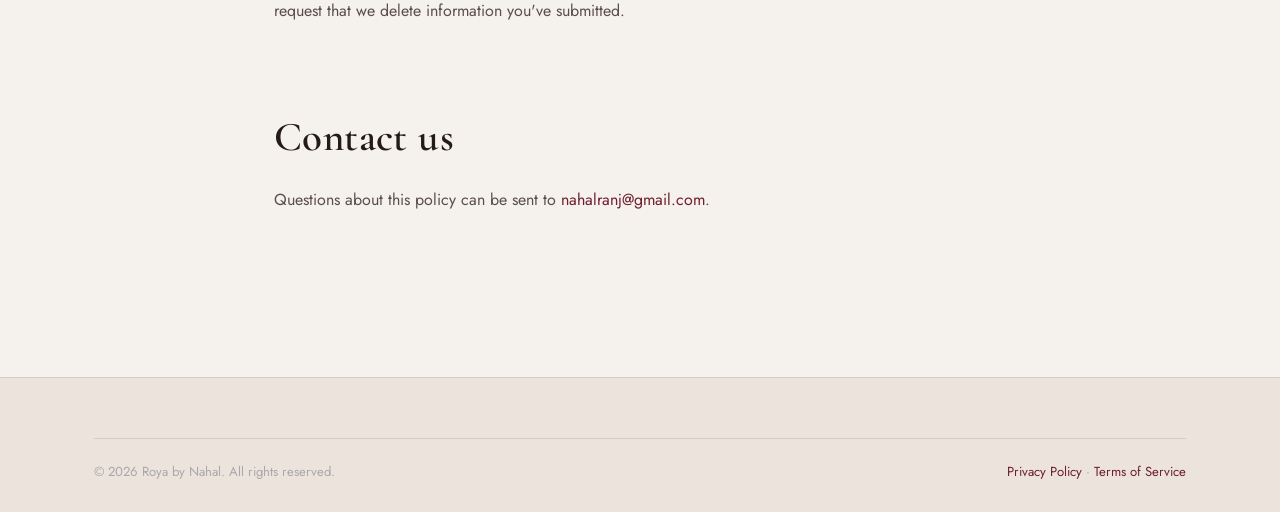
<file: privacy.html>
<!DOCTYPE html>
<html lang="en">
<head>
<meta charset="UTF-8">
<meta name="viewport" content="width=device-width, initial-scale=1.0">
<title>Privacy Policy | Roya by Nahal</title>
<link rel="stylesheet" href="css/style.css">
</head>
<body>

<header class="site-header">
  <div class="nav-wrap">
    <a href="index.html" class="brand">Roya <span>by Nahal</span></a>
    <nav class="main-nav">
      <ul>
        <li><a href="index.html">Home</a></li>
        <li><a href="about.html">About</a></li>
        <li><a href="services.html">Services</a></li>
        <li><a href="products.html">Products</a></li>
        <li><a href="contact.html">Contact</a></li>
      </ul>
    </nav>
    <div class="nav-tools">
      <button class="icon-btn" id="theme-toggle" aria-label="Toggle dark mode">☾</button>
      <button class="icon-btn" id="menu-toggle" aria-label="Toggle menu">☰</button>
    </div>
  </div>
  <div class="mobile-nav" id="mobile-nav">
    <a href="index.html">Home</a>
    <a href="about.html">About</a>
    <a href="services.html">Services</a>
    <a href="products.html">Products</a>
    <a href="contact.html">Contact</a>
  </div>
</header>

<section class="page-header">
  <div class="container">
    <span class="eyebrow">Legal</span>
    <h1>Privacy Policy</h1>
    <p>Last updated: [date]</p>
  </div>
</section>

<section>
  <div class="container legal-content">
    <p><em>This is a starting template, not legal advice. Have a lawyer review it before you rely on it, especially if you collect payments or sell products.</em></p>

    <h2>What we collect</h2>
    <p>When you use this site, we may collect information you provide directly, such as your name and email address through our contact form or newsletter signup, along with basic usage data like pages visited and browser type.</p>

    <h2>How we use it</h2>
    <p>We use this information to respond to your inquiries, send the newsletter you've opted into, and improve the site. We do not sell your personal information to third parties.</p>

    <h2>Third-party services</h2>
    <p>This site uses third-party tools to operate, such as a form-processing service to deliver contact form submissions and a scheduling tool for appointment booking. These providers have their own privacy policies governing their handling of your data.</p>

    <h2>Cookies</h2>
    <p>This site may use basic cookies or local storage to remember your dark/light mode preference. No advertising cookies are used.</p>

    <h2>Your choices</h2>
    <p>You may unsubscribe from the newsletter at any time using the link in any email, and you can contact us to request that we delete information you've submitted.</p>

    <h2>Contact us</h2>
    <p>Questions about this policy can be sent to <a href="mailto:nahalranj@gmail.com">nahalranj@gmail.com</a>.</p>
  </div>
</section>

<footer class="site-footer">
  <div class="container">
    <div class="footer-bottom">
      <span>© 2026 Roya by Nahal. All rights reserved.</span>
      <span><a href="privacy.html">Privacy Policy</a> · <a href="terms.html">Terms of Service</a></span>
    </div>
  </div>
</footer>

<script src="js/script.js"></script>
</body>
</html>
</file>
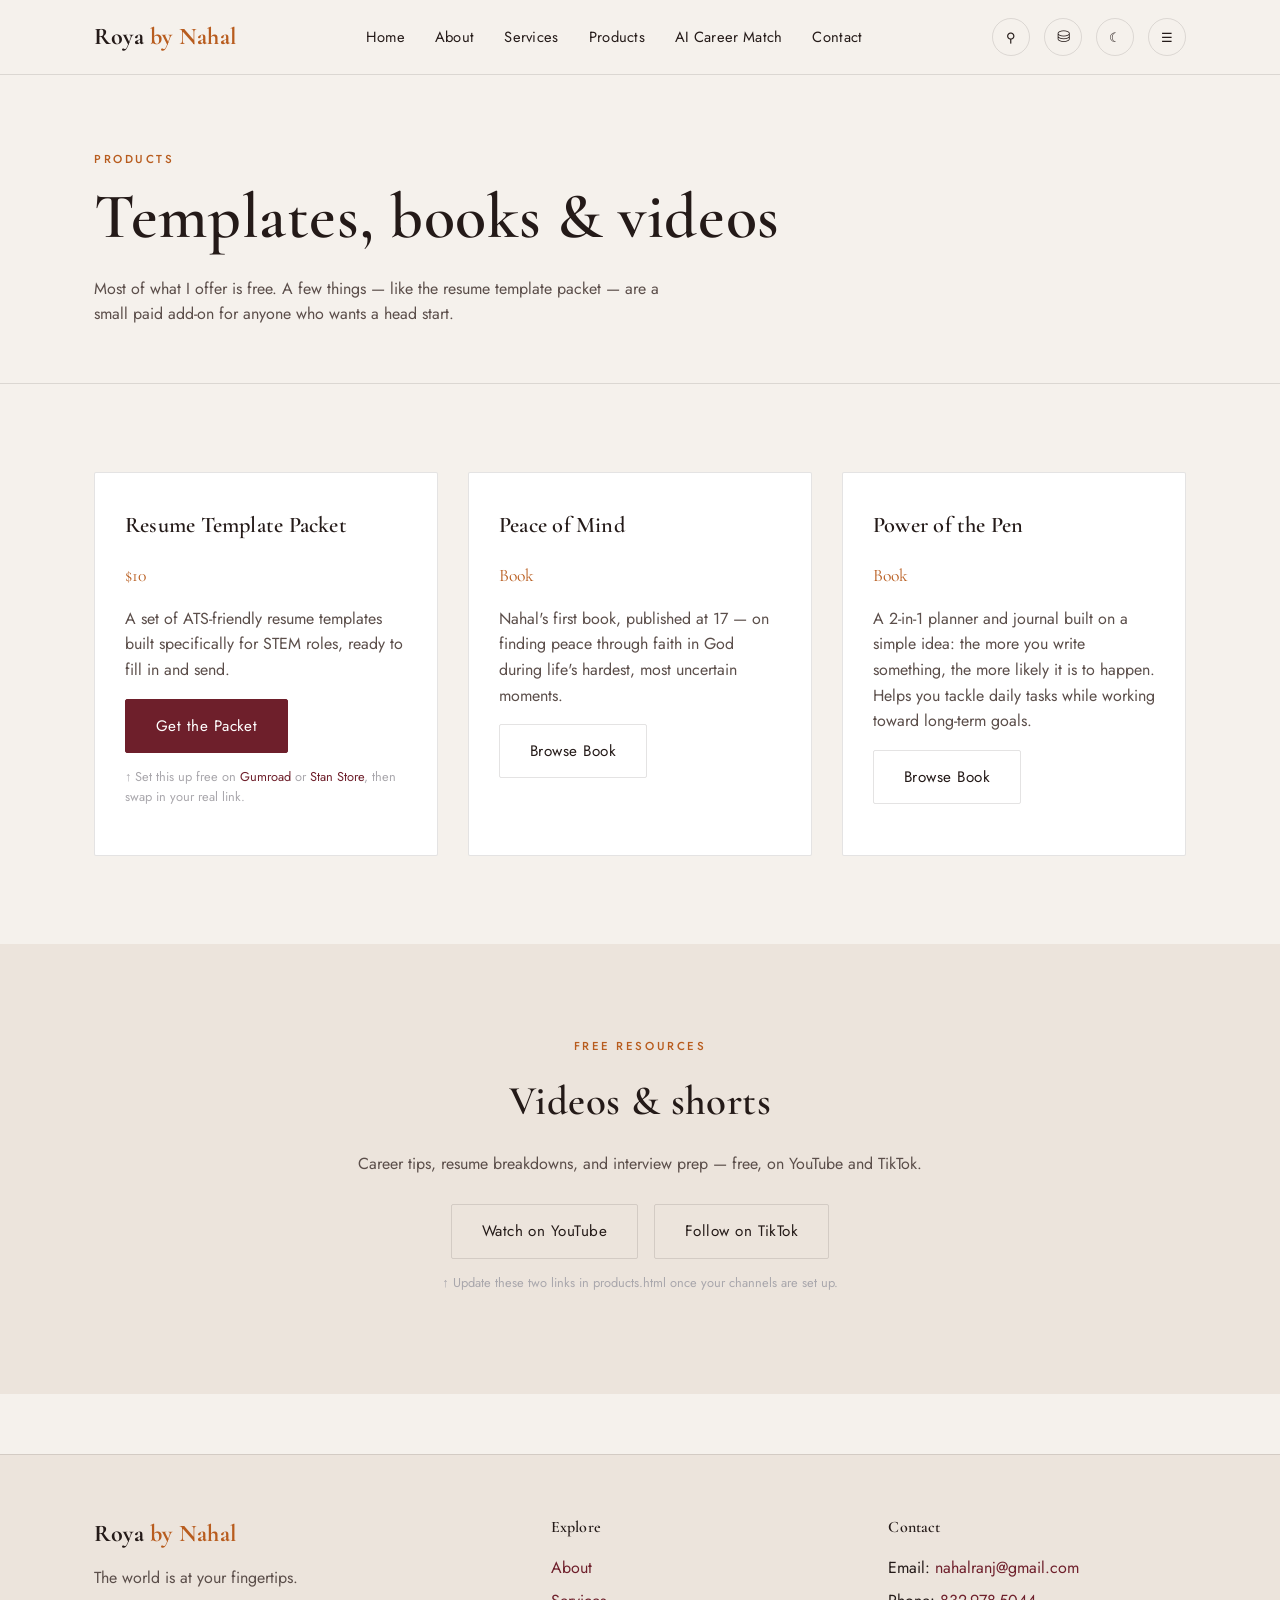
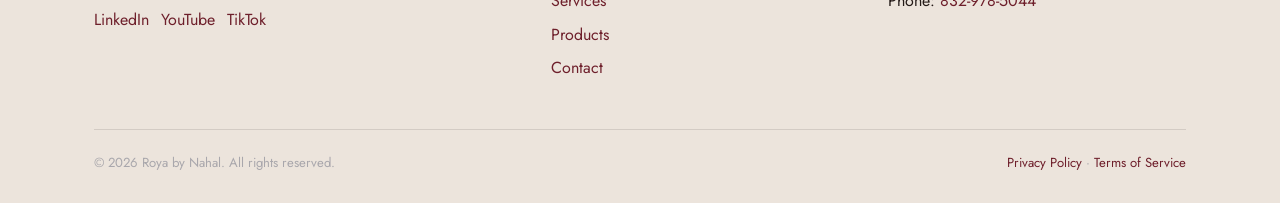
<file: products.html>
<!DOCTYPE html>
<html lang="en">
<head>
<meta charset="UTF-8">
<meta name="viewport" content="width=device-width, initial-scale=1.0">
<title>Products | Roya by Nahal</title>
<meta name="description" content="Shop resume templates, guides, and career resources from Roya by Nahal.">
<link rel="stylesheet" href="css/style.css">
</head>
<body>

<header class="site-header">
  <div class="nav-wrap">
    <a href="index.html" class="brand">Roya <span>by Nahal</span></a>
    <nav class="main-nav">
      <ul>
        <li><a href="index.html">Home</a></li>
        <li><a href="about.html">About</a></li>
        <li><a href="services.html">Services</a></li>
        <li><a href="products.html">Products</a></li>
        <li><a href="https://royabynahal.base44.app" target="_blank" rel="noopener">AI Career Match</a></li>
        <li><a href="contact.html">Contact</a></li>
      </ul>
    </nav>
    <div class="nav-tools">
      <div class="search-box" id="search-box">
        <form id="search-form"><input type="text" placeholder="Search the site…" aria-label="Search"></form>
      </div>
      <button class="icon-btn" id="search-toggle" aria-label="Toggle search">⚲</button>
      <a class="icon-btn" href="login.html" aria-label="Client login">⛁</a>
      <button class="icon-btn" id="theme-toggle" aria-label="Toggle dark mode">☾</button>
      <button class="icon-btn" id="menu-toggle" aria-label="Toggle menu">☰</button>
    </div>
  </div>
  <div class="mobile-nav" id="mobile-nav">
    <a href="index.html">Home</a>
    <a href="about.html">About</a>
    <a href="services.html">Services</a>
    <a href="products.html">Products</a>
    <a href="https://royabynahal.base44.app" target="_blank" rel="noopener">AI Career Match</a>
    <a href="contact.html">Contact</a>
  </div>
</header>

<section class="page-header">
  <div class="container">
    <span class="eyebrow">Products</span>
    <h1>Templates, books &amp; videos</h1>
    <p style="max-width:60ch;">Most of what I offer is free. A few things — like the resume template packet — are a small paid add-on for anyone who wants a head start.</p>
  </div>
</section>

<section>
  <div class="container grid grid-3">

    <div class="card service-card">
      <h3>Resume Template Packet</h3>
      <span class="price-tag">$10</span>
      <p>A set of ATS-friendly resume templates built specifically for STEM roles, ready to fill in and send.</p>
      <a href="https://YOUR-STORE-LINK-HERE.com" target="_blank" rel="noopener" class="btn btn-primary">Get the Packet</a>
      <p class="form-note" style="margin-top:14px;">↑ Set this up free on <a href="https://gumroad.com" target="_blank" rel="noopener">Gumroad</a> or <a href="https://stan.store" target="_blank" rel="noopener">Stan Store</a>, then swap in your real link.</p>
    </div>

    <div class="card service-card">
      <h3>Peace of Mind</h3>
      <span class="price-tag">Book</span>
      <p>Nahal's first book, published at 17 — on finding peace through faith in God during life's hardest, most uncertain moments.</p>
      <a href="https://www.lulu.com/shop/nahal-ranjbar/peace-of-mind/paperback/product-y9nzd8.html" target="_blank" rel="noopener" class="btn btn-outline">Browse Book</a>
    </div>

    <div class="card service-card">
      <h3>Power of the Pen</h3>
      <span class="price-tag">Book</span>
      <p>A 2-in-1 planner and journal built on a simple idea: the more you write something, the more likely it is to happen. Helps you tackle daily tasks while working toward long-term goals.</p>
      <a href="https://www.lulu.com/shop/nahal-ranjbar/power-of-the-pen/paperback/product-kvv74gm.html" target="_blank" rel="noopener" class="btn btn-outline">Browse Book</a>
    </div>

  </div>
</section>

<section class="section-alt">
  <div class="container text-center">
    <span class="eyebrow">Free Resources</span>
    <h2>Videos &amp; shorts</h2>
    <p style="max-width:60ch;margin:0 auto 26px;">Career tips, resume breakdowns, and interview prep — free, on YouTube and TikTok.</p>
    <div class="btn-row" style="justify-content:center;">
      <a href="https://www.youtube.com/@YOUR-CHANNEL" target="_blank" rel="noopener" class="btn btn-outline">Watch on YouTube</a>
      <a href="https://www.tiktok.com/@YOUR-HANDLE" target="_blank" rel="noopener" class="btn btn-outline">Follow on TikTok</a>
    </div>
    <p class="form-note" style="margin-top:14px;">↑ Update these two links in products.html once your channels are set up.</p>
  </div>
</section>

<footer class="site-footer">
  <div class="container">
    <div class="footer-grid">
      <div>
        <div class="brand" style="margin-bottom:12px;">Roya <span>by Nahal</span></div>
        <p>The world is at your fingertips.</p>
        <div class="social-links">
          <a href="https://www.linkedin.com/in/nahal-ranjbar/" target="_blank" rel="noopener">LinkedIn</a>
          <a href="https://www.youtube.com/@YOUR-CHANNEL" target="_blank" rel="noopener">YouTube</a>
          <a href="https://www.tiktok.com/@YOUR-HANDLE" target="_blank" rel="noopener">TikTok</a>
        </div>
      </div>
      <div>
        <h4>Explore</h4>
        <ul>
          <li><a href="about.html">About</a></li>
          <li><a href="services.html">Services</a></li>
          <li><a href="products.html">Products</a></li>
          <li><a href="contact.html">Contact</a></li>
        </ul>
      </div>
      <div>
        <h4>Contact</h4>
        <ul>
          <li>Email: <a href="mailto:nahalranj@gmail.com">nahalranj@gmail.com</a></li>
          <li>Phone: <a href="tel:8329785044">832-978-5044</a></li>
        </ul>
      </div>
    </div>
    <div class="footer-bottom">
      <span>© 2026 Roya by Nahal. All rights reserved.</span>
      <span><a href="privacy.html">Privacy Policy</a> · <a href="terms.html">Terms of Service</a></span>
    </div>
  </div>
</footer>

<script src="js/script.js"></script>
</body>
</html>
</file>
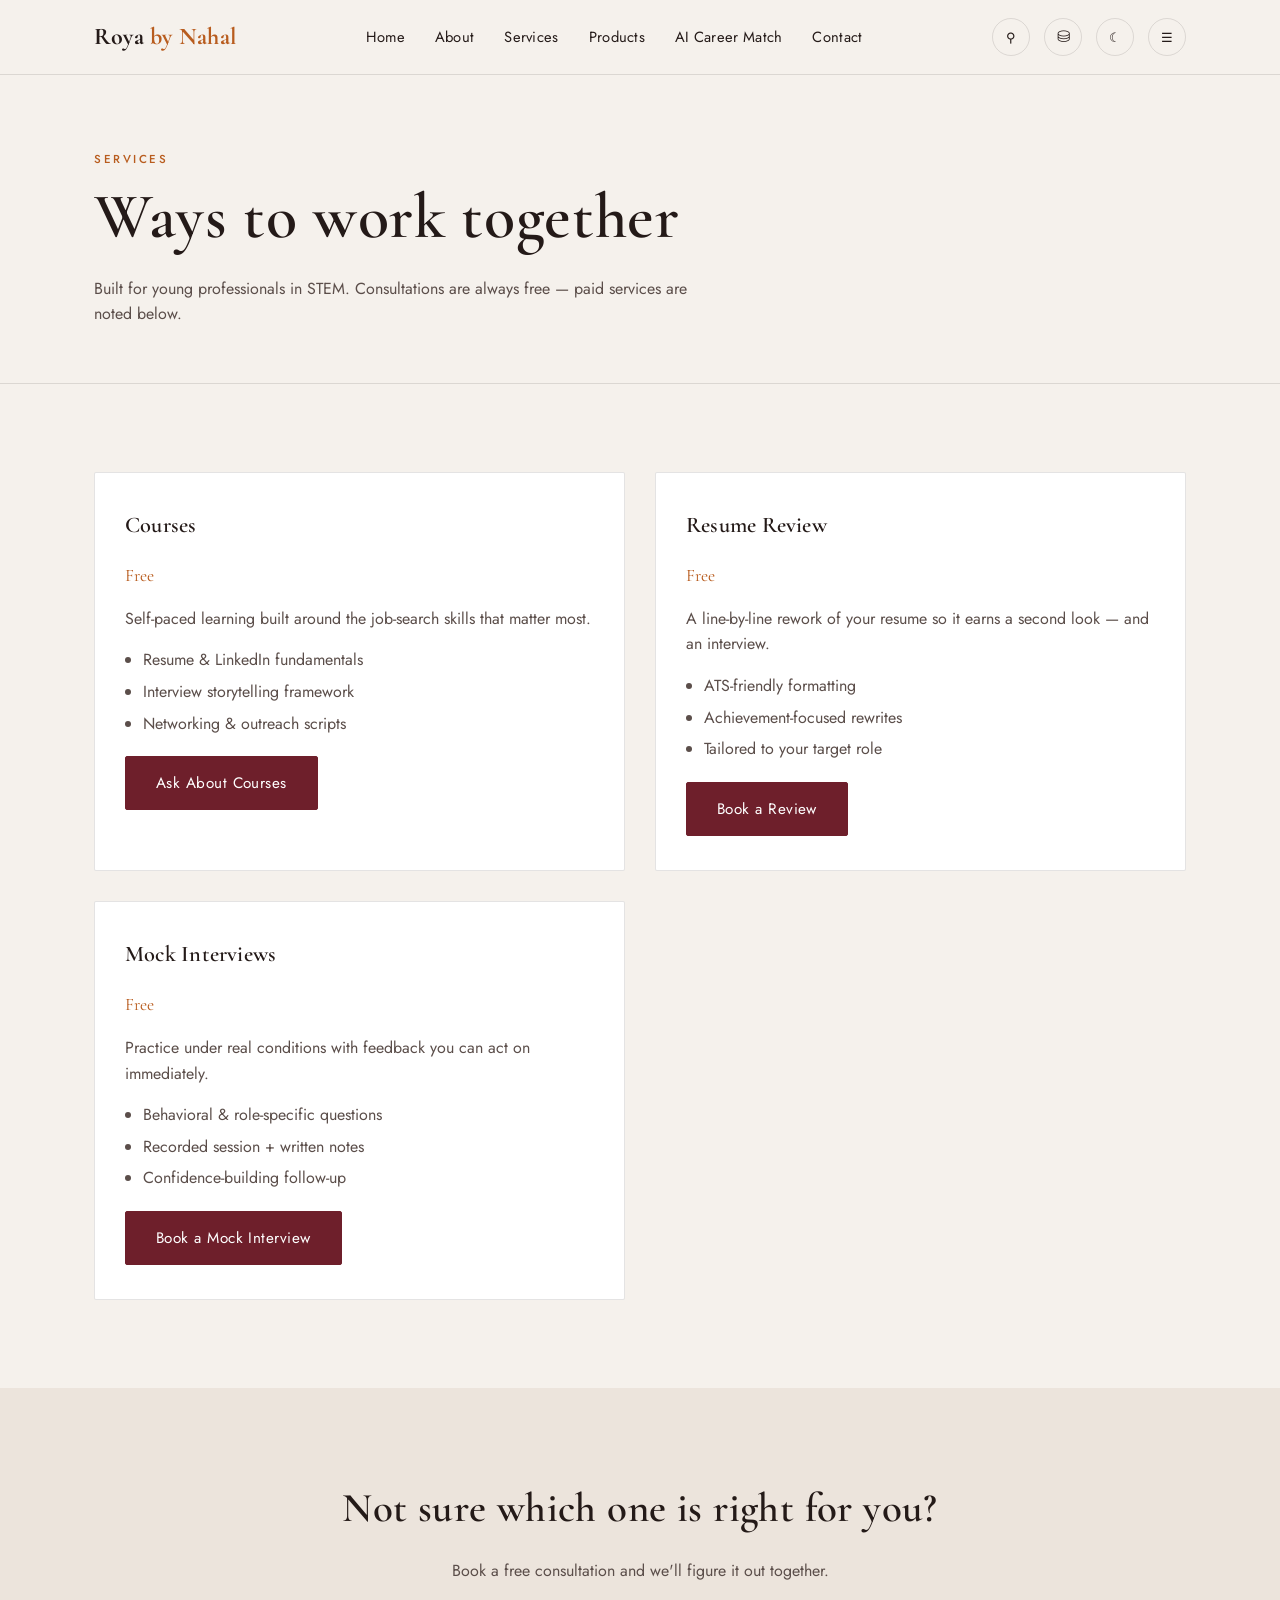
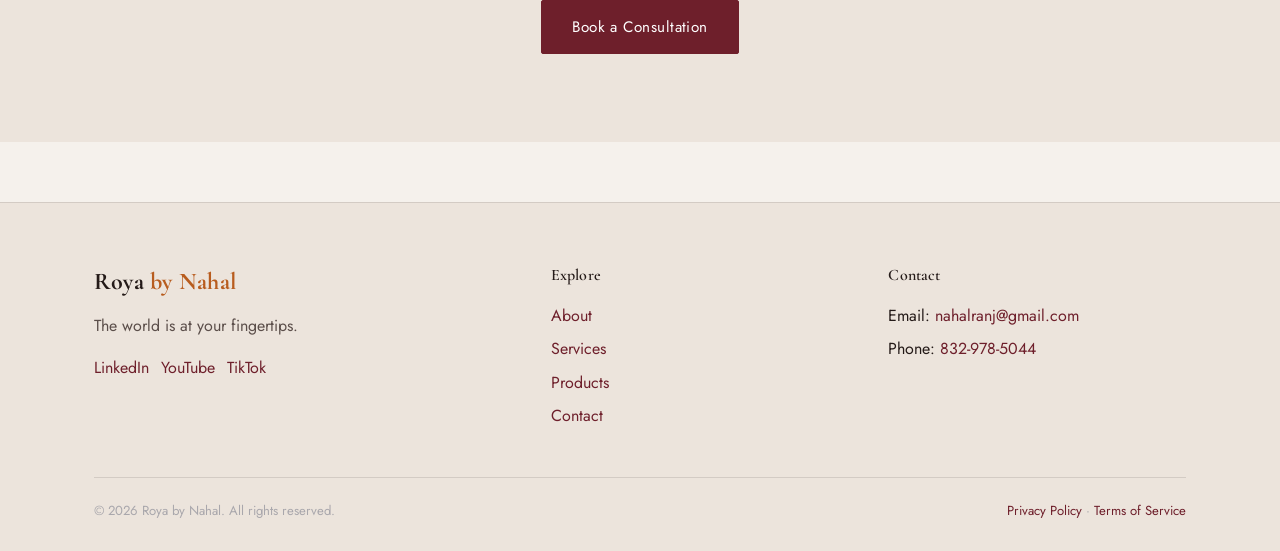
<file: services.html>
<!DOCTYPE html>
<html lang="en">
<head>
<meta charset="UTF-8">
<meta name="viewport" content="width=device-width, initial-scale=1.0">
<title>Services | Roya by Nahal</title>
<meta name="description" content="Courses, 1:1 coaching, resume review, and mock interviews to help you land your next role.">
<link rel="stylesheet" href="css/style.css">
</head>
<body>

<header class="site-header">
  <div class="nav-wrap">
    <a href="index.html" class="brand">Roya <span>by Nahal</span></a>
    <nav class="main-nav">
      <ul>
        <li><a href="index.html">Home</a></li>
        <li><a href="about.html">About</a></li>
        <li><a href="services.html">Services</a></li>
        <li><a href="products.html">Products</a></li>
        <li><a href="https://royabynahal.base44.app" target="_blank" rel="noopener">AI Career Match</a></li>
        <li><a href="contact.html">Contact</a></li>
      </ul>
    </nav>
    <div class="nav-tools">
      <div class="search-box" id="search-box">
        <form id="search-form"><input type="text" placeholder="Search the site…" aria-label="Search"></form>
      </div>
      <button class="icon-btn" id="search-toggle" aria-label="Toggle search">⚲</button>
      <a class="icon-btn" href="login.html" aria-label="Client login">⛁</a>
      <button class="icon-btn" id="theme-toggle" aria-label="Toggle dark mode">☾</button>
      <button class="icon-btn" id="menu-toggle" aria-label="Toggle menu">☰</button>
    </div>
  </div>
  <div class="mobile-nav" id="mobile-nav">
    <a href="index.html">Home</a>
    <a href="about.html">About</a>
    <a href="services.html">Services</a>
    <a href="products.html">Products</a>
    <a href="https://royabynahal.base44.app" target="_blank" rel="noopener">AI Career Match</a>
    <a href="contact.html">Contact</a>
  </div>
</header>

<section class="page-header">
  <div class="container">
    <span class="eyebrow">Services</span>
    <h1>Ways to work together</h1>
    <p style="max-width:60ch;">Built for young professionals in STEM. Consultations are always free — paid services are noted below.</p>
  </div>
</section>

<section>
  <div class="container grid grid-2">

    <div class="card service-card">
      <h3>Courses</h3>
      <span class="price-tag">Free</span>
      <p>Self-paced learning built around the job-search skills that matter most.</p>
      <ul>
        <li>Resume &amp; LinkedIn fundamentals</li>
        <li>Interview storytelling framework</li>
        <li>Networking &amp; outreach scripts</li>
      </ul>
      <a href="contact.html#booking" class="btn btn-primary">Ask About Courses</a>
    </div>

    <div class="card service-card">
      <h3>Resume Review</h3>
      <span class="price-tag">Free</span>
      <p>A line-by-line rework of your resume so it earns a second look — and an interview.</p>
      <ul>
        <li>ATS-friendly formatting</li>
        <li>Achievement-focused rewrites</li>
        <li>Tailored to your target role</li>
      </ul>
      <a href="contact.html#booking" class="btn btn-primary">Book a Review</a>
    </div>

    <div class="card service-card">
      <h3>Mock Interviews</h3>
      <span class="price-tag">Free</span>
      <p>Practice under real conditions with feedback you can act on immediately.</p>
      <ul>
        <li>Behavioral &amp; role-specific questions</li>
        <li>Recorded session + written notes</li>
        <li>Confidence-building follow-up</li>
      </ul>
      <a href="contact.html#booking" class="btn btn-primary">Book a Mock Interview</a>
    </div>

  </div>
</section>

<section class="section-alt text-center">
  <div class="container">
    <h2>Not sure which one is right for you?</h2>
    <p>Book a free consultation and we'll figure it out together.</p>
    <a href="contact.html#booking" class="btn btn-primary">Book a Consultation</a>
  </div>
</section>

<footer class="site-footer">
  <div class="container">
    <div class="footer-grid">
      <div>
        <div class="brand" style="margin-bottom:12px;">Roya <span>by Nahal</span></div>
        <p>The world is at your fingertips.</p>
        <div class="social-links">
          <a href="https://www.linkedin.com/in/nahal-ranjbar/" target="_blank" rel="noopener">LinkedIn</a>
          <a href="https://www.youtube.com/@YOUR-CHANNEL" target="_blank" rel="noopener">YouTube</a>
          <a href="https://www.tiktok.com/@YOUR-HANDLE" target="_blank" rel="noopener">TikTok</a>
        </div>
      </div>
      <div>
        <h4>Explore</h4>
        <ul>
          <li><a href="about.html">About</a></li>
          <li><a href="services.html">Services</a></li>
          <li><a href="products.html">Products</a></li>
          <li><a href="contact.html">Contact</a></li>
        </ul>
      </div>
      <div>
        <h4>Contact</h4>
        <ul>
          <li>Email: <a href="mailto:nahalranj@gmail.com">nahalranj@gmail.com</a></li>
          <li>Phone: <a href="tel:8329785044">832-978-5044</a></li>
        </ul>
      </div>
    </div>
    <div class="footer-bottom">
      <span>© 2026 Roya by Nahal. All rights reserved.</span>
      <span><a href="privacy.html">Privacy Policy</a> · <a href="terms.html">Terms of Service</a></span>
    </div>
  </div>
</footer>

<script src="js/script.js"></script>
</body>
</html>
</file>
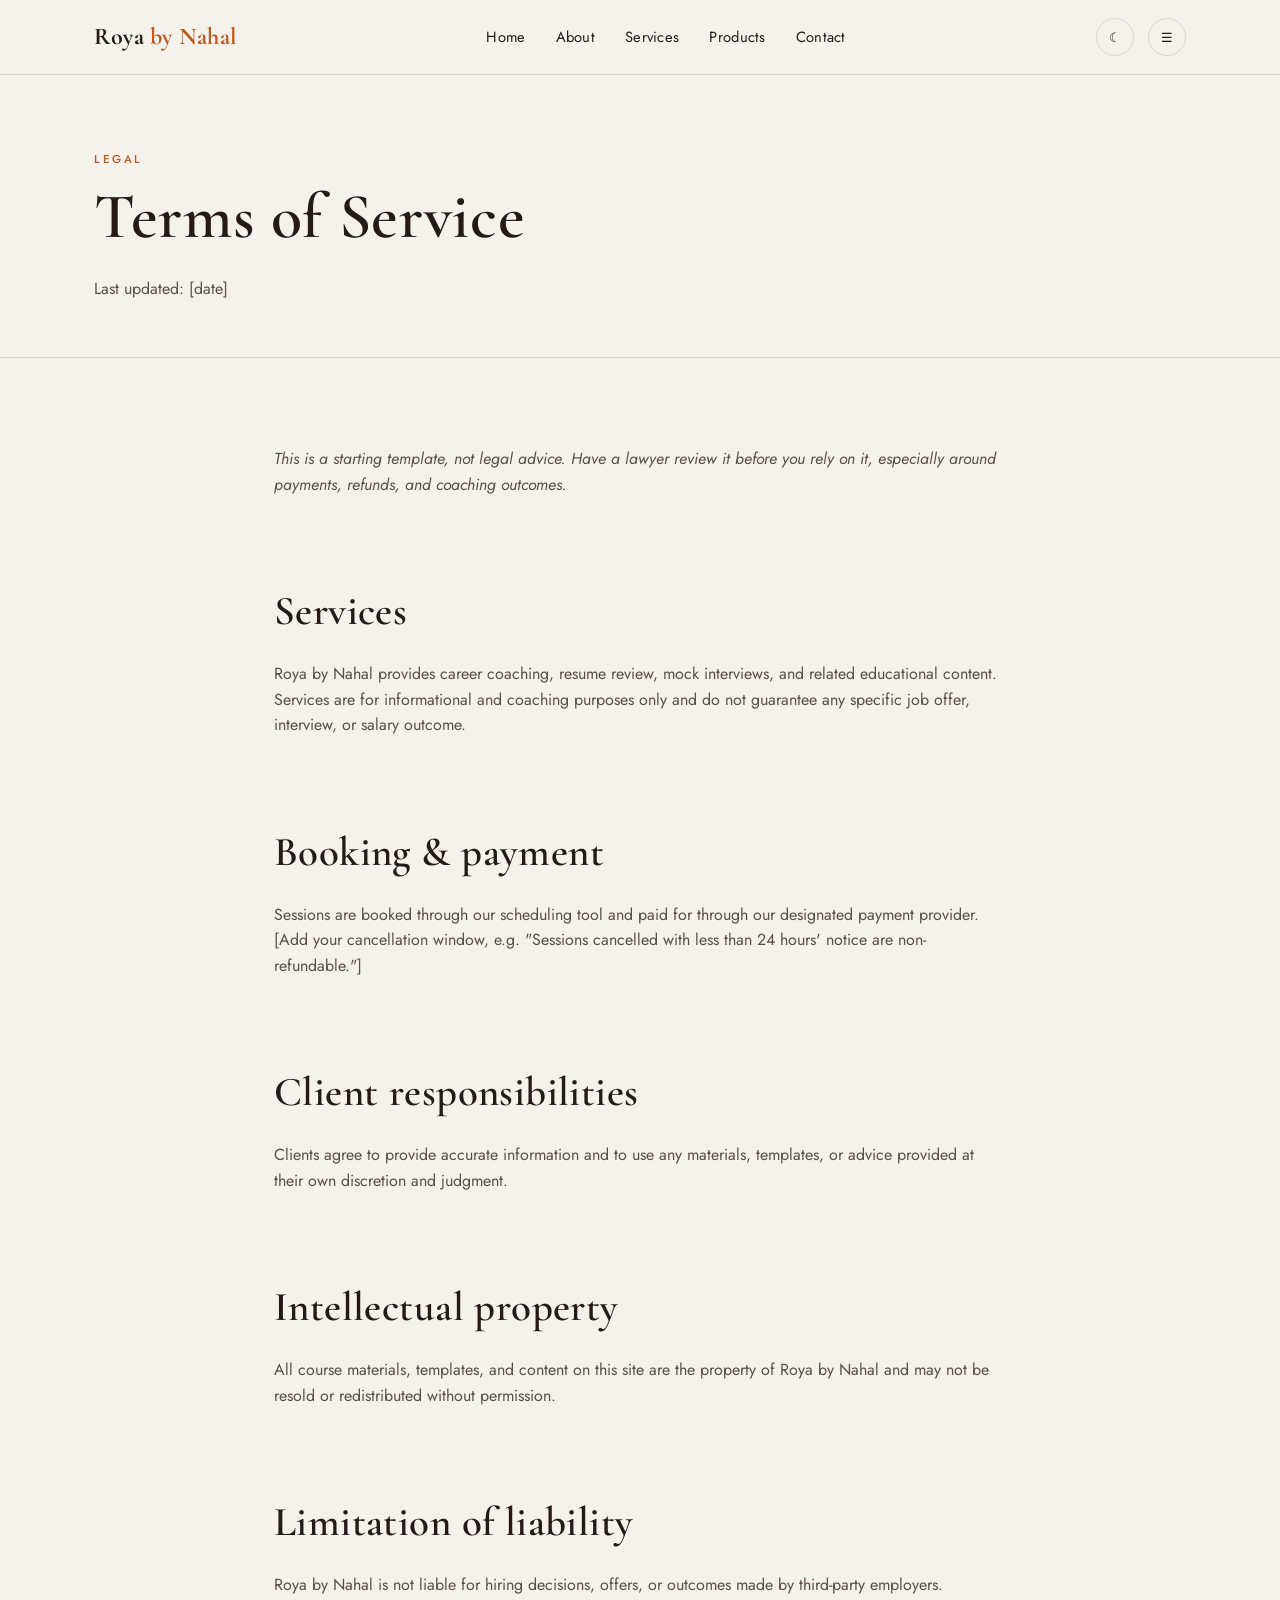
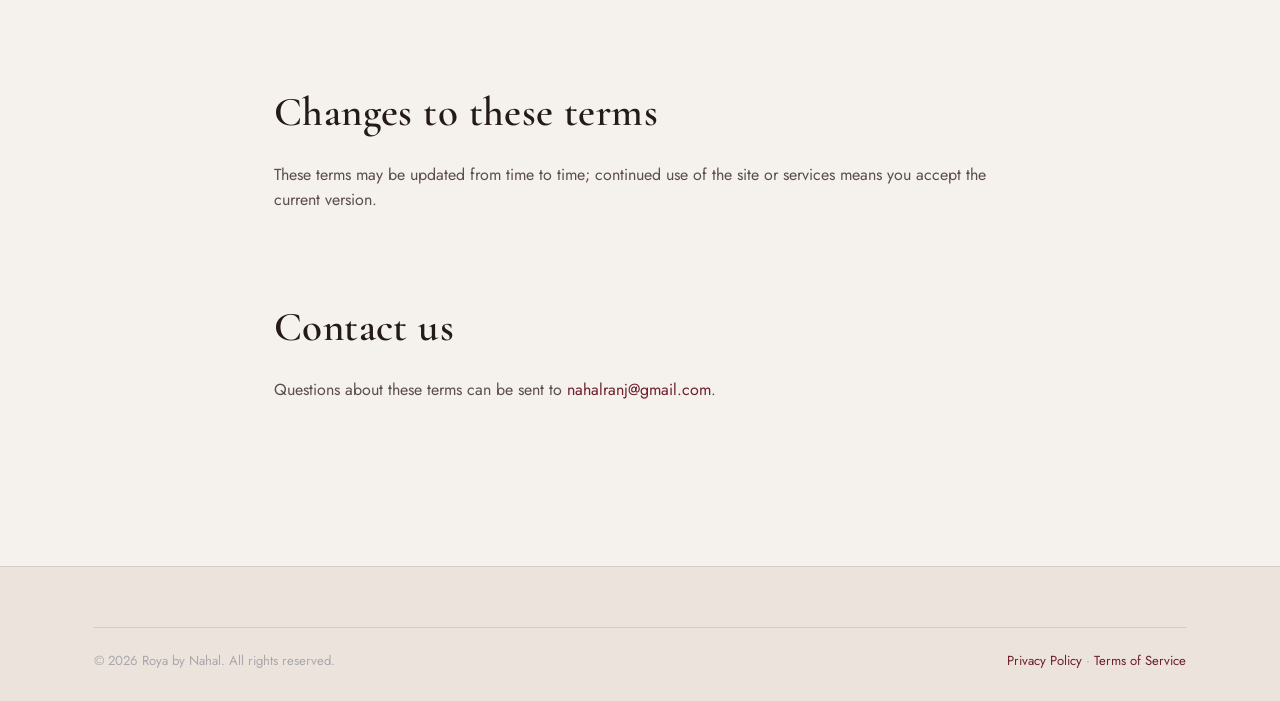
<file: terms.html>
<!DOCTYPE html>
<html lang="en">
<head>
<meta charset="UTF-8">
<meta name="viewport" content="width=device-width, initial-scale=1.0">
<title>Terms of Service | Roya by Nahal</title>
<link rel="stylesheet" href="css/style.css">
</head>
<body>

<header class="site-header">
  <div class="nav-wrap">
    <a href="index.html" class="brand">Roya <span>by Nahal</span></a>
    <nav class="main-nav">
      <ul>
        <li><a href="index.html">Home</a></li>
        <li><a href="about.html">About</a></li>
        <li><a href="services.html">Services</a></li>
        <li><a href="products.html">Products</a></li>
        <li><a href="contact.html">Contact</a></li>
      </ul>
    </nav>
    <div class="nav-tools">
      <button class="icon-btn" id="theme-toggle" aria-label="Toggle dark mode">☾</button>
      <button class="icon-btn" id="menu-toggle" aria-label="Toggle menu">☰</button>
    </div>
  </div>
  <div class="mobile-nav" id="mobile-nav">
    <a href="index.html">Home</a>
    <a href="about.html">About</a>
    <a href="services.html">Services</a>
    <a href="products.html">Products</a>
    <a href="contact.html">Contact</a>
  </div>
</header>

<section class="page-header">
  <div class="container">
    <span class="eyebrow">Legal</span>
    <h1>Terms of Service</h1>
    <p>Last updated: [date]</p>
  </div>
</section>

<section>
  <div class="container legal-content">
    <p><em>This is a starting template, not legal advice. Have a lawyer review it before you rely on it, especially around payments, refunds, and coaching outcomes.</em></p>

    <h2>Services</h2>
    <p>Roya by Nahal provides career coaching, resume review, mock interviews, and related educational content. Services are for informational and coaching purposes only and do not guarantee any specific job offer, interview, or salary outcome.</p>

    <h2>Booking &amp; payment</h2>
    <p>Sessions are booked through our scheduling tool and paid for through our designated payment provider. [Add your cancellation window, e.g. "Sessions cancelled with less than 24 hours' notice are non-refundable."]</p>

    <h2>Client responsibilities</h2>
    <p>Clients agree to provide accurate information and to use any materials, templates, or advice provided at their own discretion and judgment.</p>

    <h2>Intellectual property</h2>
    <p>All course materials, templates, and content on this site are the property of Roya by Nahal and may not be resold or redistributed without permission.</p>

    <h2>Limitation of liability</h2>
    <p>Roya by Nahal is not liable for hiring decisions, offers, or outcomes made by third-party employers.</p>

    <h2>Changes to these terms</h2>
    <p>These terms may be updated from time to time; continued use of the site or services means you accept the current version.</p>

    <h2>Contact us</h2>
    <p>Questions about these terms can be sent to <a href="mailto:nahalranj@gmail.com">nahalranj@gmail.com</a>.</p>
  </div>
</section>

<footer class="site-footer">
  <div class="container">
    <div class="footer-bottom">
      <span>© 2026 Roya by Nahal. All rights reserved.</span>
      <span><a href="privacy.html">Privacy Policy</a> · <a href="terms.html">Terms of Service</a></span>
    </div>
  </div>
</footer>

<script src="js/script.js"></script>
</body>
</html>
</file>
<file: css/style.css>
/* ==========================================================================
   Career Growth by Nahal — Design System
   Palette: burgundy / grey / burnt-orange accent, "luxury" serif + clean sans
   ========================================================================== */

@import url('https://fonts.googleapis.com/css2?family=Cormorant+Garamond:ital,wght@0,500;0,600;0,700;1,500&family=Jost:wght@300;400;500;600&display=swap');

:root {
  /* ---- color tokens (light) ---- */
  --color-burgundy: #6E1F2B;
  --color-burgundy-dark: #4A141C;
  --color-burgundy-soft: #9C4C56;
  --color-grey: #57565B;
  --color-grey-light: #A9A7AC;
  --color-accent: #B85C1E;
  --color-accent-soft: #D9915C;
  --color-bg: #F5F1EC;
  --color-bg-alt: #ECE4DC;
  --color-card: #FFFFFF;
  --color-text: #241A18;
  --color-text-soft: #5B4E4A;
  --color-border: rgba(36, 26, 24, 0.12);

  /* ---- type ---- */
  --font-display: 'Cormorant Garamond', Georgia, serif;
  --font-body: 'Jost', 'Segoe UI', sans-serif;

  /* ---- layout ---- */
  --max-width: 1140px;
  --radius: 2px;
  --transition: 0.35s cubic-bezier(.4,0,.2,1);
}

[data-theme="dark"] {
  --color-burgundy: #B24B57;
  --color-burgundy-dark: #7A2B34;
  --color-burgundy-soft: #C97783;
  --color-grey: #C7C4C6;
  --color-grey-light: #8A868A;
  --color-accent: #E08A46;
  --color-accent-soft: #F0B27E;
  --color-bg: #1A1213;
  --color-bg-alt: #241819;
  --color-card: #2A1C1E;
  --color-text: #F3EBE7;
  --color-text-soft: #D8C7C2;
  --color-border: rgba(243, 235, 231, 0.14);
}

* { box-sizing: border-box; }
html { scroll-behavior: smooth; }

body {
  margin: 0;
  font-family: var(--font-body);
  background: var(--color-bg);
  color: var(--color-text);
  transition: background var(--transition), color var(--transition);
  line-height: 1.6;
}

h1, h2, h3, h4, .display {
  font-family: var(--font-display);
  font-weight: 600;
  letter-spacing: 0.01em;
  color: var(--color-text);
  margin: 0 0 0.4em;
}

h1 { font-size: clamp(2.4rem, 5vw, 4rem); line-height: 1.05; }
h2 { font-size: clamp(1.8rem, 3.2vw, 2.6rem); }
h3 { font-size: 1.4rem; }

p { margin: 0 0 1em; color: var(--color-text-soft); }

a { color: var(--color-burgundy); text-decoration: none; }
a:hover { color: var(--color-accent); }

.container {
  max-width: var(--max-width);
  margin: 0 auto;
  padding: 0 24px;
}

section { padding: 88px 0; }
.section-alt { background: var(--color-bg-alt); }

.eyebrow {
  font-family: var(--font-body);
  text-transform: uppercase;
  letter-spacing: 0.22em;
  font-size: 0.72rem;
  color: var(--color-accent);
  font-weight: 500;
  display: inline-block;
  margin-bottom: 14px;
}

/* ---- Buttons ---- */
.btn {
  display: inline-flex;
  align-items: center;
  justify-content: center;
  gap: 8px;
  padding: 14px 30px;
  font-family: var(--font-body);
  font-size: 0.95rem;
  letter-spacing: 0.03em;
  border-radius: var(--radius);
  border: 1px solid transparent;
  cursor: pointer;
  transition: all var(--transition);
  text-align: center;
}
.btn-primary {
  background: var(--color-burgundy);
  color: #fff;
  border-color: var(--color-burgundy);
}
.btn-primary:hover { background: var(--color-burgundy-dark); color: #fff; }
.btn-outline {
  background: transparent;
  color: var(--color-text);
  border-color: var(--color-border);
}
.btn-outline:hover { border-color: var(--color-accent); color: var(--color-accent); }
.btn-accent {
  background: var(--color-accent);
  color: #fff;
}
.btn-accent:hover { background: var(--color-accent-soft); }
.btn-row { display: flex; gap: 16px; flex-wrap: wrap; margin-top: 28px; }

/* ---- Header / Nav ---- */
header.site-header {
  position: sticky;
  top: 0;
  z-index: 100;
  background: var(--color-bg);
  border-bottom: 1px solid var(--color-border);
  transition: background var(--transition);
}
.nav-wrap {
  display: flex;
  align-items: center;
  justify-content: space-between;
  padding: 18px 24px;
  max-width: var(--max-width);
  margin: 0 auto;
}
.brand {
  font-family: var(--font-display);
  font-size: 1.5rem;
  font-weight: 700;
  color: var(--color-text);
  letter-spacing: 0.01em;
}
.brand span { color: var(--color-accent); }

nav.main-nav ul {
  list-style: none;
  display: flex;
  gap: 30px;
  margin: 0;
  padding: 0;
}
nav.main-nav a {
  color: var(--color-text);
  font-size: 0.92rem;
  letter-spacing: 0.02em;
  position: relative;
}
nav.main-nav a::after {
  content: '';
  position: absolute;
  left: 0; bottom: -6px;
  width: 0; height: 1px;
  background: var(--color-accent);
  transition: width var(--transition);
}
nav.main-nav a:hover::after { width: 100%; }

.nav-tools { display: flex; align-items: center; gap: 14px; }

.icon-btn {
  background: none;
  border: 1px solid var(--color-border);
  border-radius: 50%;
  width: 38px; height: 38px;
  display: flex; align-items: center; justify-content: center;
  cursor: pointer;
  color: var(--color-text);
  transition: all var(--transition);
}
.icon-btn:hover { border-color: var(--color-accent); color: var(--color-accent); }

.search-box { position: relative; display: none; align-items: center; }
.search-box.open { display: flex; }
.search-box input {
  border: 1px solid var(--color-border);
  background: var(--color-card);
  color: var(--color-text);
  padding: 8px 12px;
  font-family: var(--font-body);
  border-radius: var(--radius);
  width: 180px;
}

.menu-toggle { display: none; }

/* ---- Hero ---- */
.hero {
  padding: 110px 0 100px;
  position: relative;
  overflow: hidden;
}
.hero .container {
  display: grid;
  grid-template-columns: 1.1fr 0.9fr;
  gap: 50px;
  align-items: center;
}
.hero-copy p.lede {
  font-size: 1.15rem;
  max-width: 46ch;
}

/* Fanned "cards at your fingertips" signature element */
.card-fan {
  position: relative;
  height: 380px;
  display: flex;
  justify-content: center;
  align-items: center;
}
.fan-card {
  position: absolute;
  width: 190px;
  height: 260px;
  background: var(--color-card);
  border: 1px solid var(--color-border);
  border-radius: 6px;
  box-shadow: 0 18px 40px rgba(0,0,0,0.18);
  padding: 22px;
  display: flex;
  flex-direction: column;
  justify-content: flex-end;
  transition: transform 0.5s cubic-bezier(.4,0,.2,1), box-shadow 0.5s;
  cursor: default;
}
.fan-card .fan-label {
  font-family: var(--font-display);
  font-size: 1.15rem;
  font-weight: 600;
  color: var(--color-text);
}
.fan-card .fan-index {
  font-size: 0.7rem;
  letter-spacing: 0.18em;
  color: var(--color-accent);
  text-transform: uppercase;
  margin-bottom: 8px;
}
.card-fan[data-n="4"] .fan-card:nth-child(1) { transform: rotate(-16deg) translateX(-120px); z-index: 1; }
.card-fan[data-n="4"] .fan-card:nth-child(2) { transform: rotate(-5deg) translateX(-40px); z-index: 2; }
.card-fan[data-n="4"] .fan-card:nth-child(3) { transform: rotate(6deg) translateX(40px); z-index: 3; }
.card-fan[data-n="4"] .fan-card:nth-child(4) { transform: rotate(17deg) translateX(120px); z-index: 4; }

.card-fan[data-n="3"] .fan-card:nth-child(1) { transform: rotate(-13deg) translateX(-95px); z-index: 1; }
.card-fan[data-n="3"] .fan-card:nth-child(2) { transform: rotate(0deg) translateX(0); z-index: 2; }
.card-fan[data-n="3"] .fan-card:nth-child(3) { transform: rotate(13deg) translateX(95px); z-index: 3; }

.card-fan.spread .fan-card:nth-child(1) { transform: rotate(-8deg) translateX(-270px) translateY(-10px); }
.card-fan.spread .fan-card:nth-child(2) { transform: rotate(-3deg) translateX(-95px) translateY(-25px); }
.card-fan.spread .fan-card:nth-child(3) { transform: rotate(3deg) translateX(95px) translateY(-25px); }
.card-fan.spread .fan-card:nth-child(4) { transform: rotate(8deg) translateX(270px) translateY(-10px); }
.card-fan.spread .fan-card { box-shadow: 0 26px 55px rgba(0,0,0,0.24); }

.fan-hint {
  text-align: center;
  font-size: 0.78rem;
  color: var(--color-grey-light);
  letter-spacing: 0.06em;
  margin-top: 10px;
}

/* ---- Grids / Cards ---- */
.grid {
  display: grid;
  gap: 30px;
}
.grid-2 { grid-template-columns: repeat(2, 1fr); }
.grid-3 { grid-template-columns: repeat(3, 1fr); }
.grid-4 { grid-template-columns: repeat(4, 1fr); }

.card {
  background: var(--color-card);
  border: 1px solid var(--color-border);
  border-radius: var(--radius);
  padding: 34px 30px;
  transition: transform var(--transition), box-shadow var(--transition);
}
.card:hover { transform: translateY(-4px); box-shadow: 0 16px 34px rgba(0,0,0,0.1); }

.service-card .price-tag {
  display: inline-block;
  margin: 10px 0 16px;
  font-family: var(--font-display);
  font-size: 1.1rem;
  color: var(--color-accent);
}
.service-card ul { padding-left: 18px; margin: 0 0 20px; color: var(--color-text-soft); }
.service-card ul li { margin-bottom: 6px; }

/* ---- Process steps (real sequence, numbered) ---- */
.steps { counter-reset: step; }
.step {
  display: flex;
  gap: 22px;
  padding: 26px 0;
  border-bottom: 1px solid var(--color-border);
}
.step:last-child { border-bottom: none; }
.step-num {
  font-family: var(--font-display);
  font-size: 1.6rem;
  color: var(--color-accent);
  min-width: 46px;
}

/* ---- Testimonials (placeholders) ---- */
.testimonial {
  background: var(--color-card);
  border: 1px dashed var(--color-border);
  border-radius: var(--radius);
  padding: 30px;
  position: relative;
}
.testimonial::before {
  content: 'PLACEHOLDER — swap in a real client quote';
  position: absolute;
  top: -10px; left: 20px;
  background: var(--color-accent);
  color: #fff;
  font-size: 0.62rem;
  letter-spacing: 0.08em;
  text-transform: uppercase;
  padding: 3px 8px;
  border-radius: 3px;
}
.testimonial .quote { font-family: var(--font-display); font-size: 1.2rem; font-style: italic; }
.testimonial .who { color: var(--color-grey-light); font-size: 0.85rem; margin-top: 12px; }

/* ---- Photo placeholder blocks (until real photos are added) ---- */
.photo-slot {
  background: linear-gradient(135deg, var(--color-bg-alt), var(--color-border));
  border: 1px dashed var(--color-border);
  border-radius: var(--radius);
  display: flex;
  align-items: center;
  justify-content: center;
  color: var(--color-grey-light);
  font-size: 0.82rem;
  letter-spacing: 0.04em;
  text-align: center;
  min-height: 260px;
}

/* ---- Forms ---- */
form.stacked-form { display: flex; flex-direction: column; gap: 16px; max-width: 520px; }
.field label {
  display: block;
  font-size: 0.82rem;
  letter-spacing: 0.03em;
  margin-bottom: 6px;
  color: var(--color-text-soft);
}
.field input, .field textarea, .field select {
  width: 100%;
  padding: 12px 14px;
  font-family: var(--font-body);
  font-size: 0.95rem;
  border: 1px solid var(--color-border);
  border-radius: var(--radius);
  background: var(--color-card);
  color: var(--color-text);
}
.field textarea { min-height: 130px; resize: vertical; }
.form-note { font-size: 0.8rem; color: var(--color-grey-light); }

.newsletter-box {
  background: var(--color-burgundy);
  color: #fff;
  border-radius: var(--radius);
  padding: 50px;
  display: flex;
  flex-wrap: wrap;
  gap: 30px;
  align-items: center;
  justify-content: space-between;
}
.newsletter-box h2, .newsletter-box p { color: #fff; }
.newsletter-box form { display: flex; gap: 10px; flex-wrap: wrap; }
.newsletter-box input {
  padding: 13px 16px;
  border: none;
  border-radius: var(--radius);
  min-width: 240px;
  font-family: var(--font-body);
}

/* ---- Footer ---- */
footer.site-footer {
  background: var(--color-bg-alt);
  border-top: 1px solid var(--color-border);
  padding: 60px 0 30px;
  margin-top: 60px;
}
.footer-grid {
  display: grid;
  grid-template-columns: 1.4fr 1fr 1fr;
  gap: 40px;
  margin-bottom: 40px;
}
.footer-grid h4 { font-size: 1rem; margin-bottom: 14px; }
.footer-grid ul { list-style: none; padding: 0; margin: 0; }
.footer-grid li { margin-bottom: 8px; }
.footer-bottom {
  border-top: 1px solid var(--color-border);
  padding-top: 22px;
  display: flex;
  justify-content: space-between;
  flex-wrap: wrap;
  gap: 10px;
  font-size: 0.82rem;
  color: var(--color-grey-light);
}
.social-links { display: flex; gap: 12px; }

/* ---- Page header (non-home pages) ---- */
.page-header {
  padding: 70px 0 40px;
  border-bottom: 1px solid var(--color-border);
}

/* ---- Utility ---- */
.text-center { text-align: center; }
.mt-0 { margin-top: 0; }
.legal-content h2 { margin-top: 2em; }
.legal-content { max-width: 780px; }

/* ---- Founder stat cards ---- */
.stat-card {
  text-align: center;
  padding: 30px 20px;
}
.stat-card .stat-number {
  font-family: var(--font-display);
  font-size: 2.4rem;
  color: var(--color-accent);
  font-weight: 600;
  line-height: 1;
  margin-bottom: 10px;
}
.stat-card .stat-label {
  font-size: 0.88rem;
  color: var(--color-text-soft);
}

/* ---- Book / speaking spotlight ---- */
.book-cover {
  aspect-ratio: 2 / 3;
  background: linear-gradient(150deg, var(--color-burgundy), var(--color-burgundy-dark));
  border-radius: 4px;
  display: flex;
  align-items: center;
  justify-content: center;
  text-align: center;
  padding: 30px;
  color: #fff;
  font-family: var(--font-display);
  box-shadow: 0 20px 45px rgba(0,0,0,0.22);
}
.book-cover .book-title { font-size: 1.6rem; font-weight: 700; margin-bottom: 10px; }
.book-cover .book-sub { font-size: 0.85rem; opacity: 0.85; font-style: italic; }

.pull-quote {
  font-family: var(--font-display);
  font-style: italic;
  font-size: 1.5rem;
  line-height: 1.5;
  color: var(--color-text);
  border-left: 3px solid var(--color-accent);
  padding-left: 24px;
  margin: 30px 0;
}
@media (max-width: 900px) {
  .hero .container { grid-template-columns: 1fr; }
  .card-fan { height: 320px; margin-top: 20px; }
  .grid-2, .grid-3, .grid-4 { grid-template-columns: 1fr 1fr; }
  .footer-grid { grid-template-columns: 1fr; }
}
@media (max-width: 640px) {
  nav.main-nav { display: none; }
  .menu-toggle { display: flex; }
  .grid-2, .grid-3, .grid-4 { grid-template-columns: 1fr; }
  .card-fan[data-n="4"] .fan-card { width: 130px; height: 180px; padding: 14px; }
  .card-fan[data-n="4"] .fan-card:nth-child(1) { transform: rotate(-14deg) translateX(-55px); }
  .card-fan[data-n="4"] .fan-card:nth-child(2) { transform: rotate(-4deg) translateX(-20px); }
  .card-fan[data-n="4"] .fan-card:nth-child(3) { transform: rotate(4deg) translateX(20px); }
  .card-fan[data-n="4"] .fan-card:nth-child(4) { transform: rotate(14deg) translateX(55px); }
  .card-fan[data-n="3"] .fan-card { width: 130px; height: 180px; padding: 14px; }
  .card-fan[data-n="3"] .fan-card:nth-child(1) { transform: rotate(-11deg) translateX(-45px); }
  .card-fan[data-n="3"] .fan-card:nth-child(2) { transform: rotate(0deg) translateX(0); }
  .card-fan[data-n="3"] .fan-card:nth-child(3) { transform: rotate(11deg) translateX(45px); }
  .newsletter-box { padding: 30px; }
}

/* ---- Mobile nav drawer ---- */
.mobile-nav {
  display: none;
  flex-direction: column;
  gap: 14px;
  padding: 20px 24px 30px;
  border-bottom: 1px solid var(--color-border);
  background: var(--color-bg);
}
.mobile-nav.open { display: flex; }
.mobile-nav a { font-size: 1rem; }
</file>
